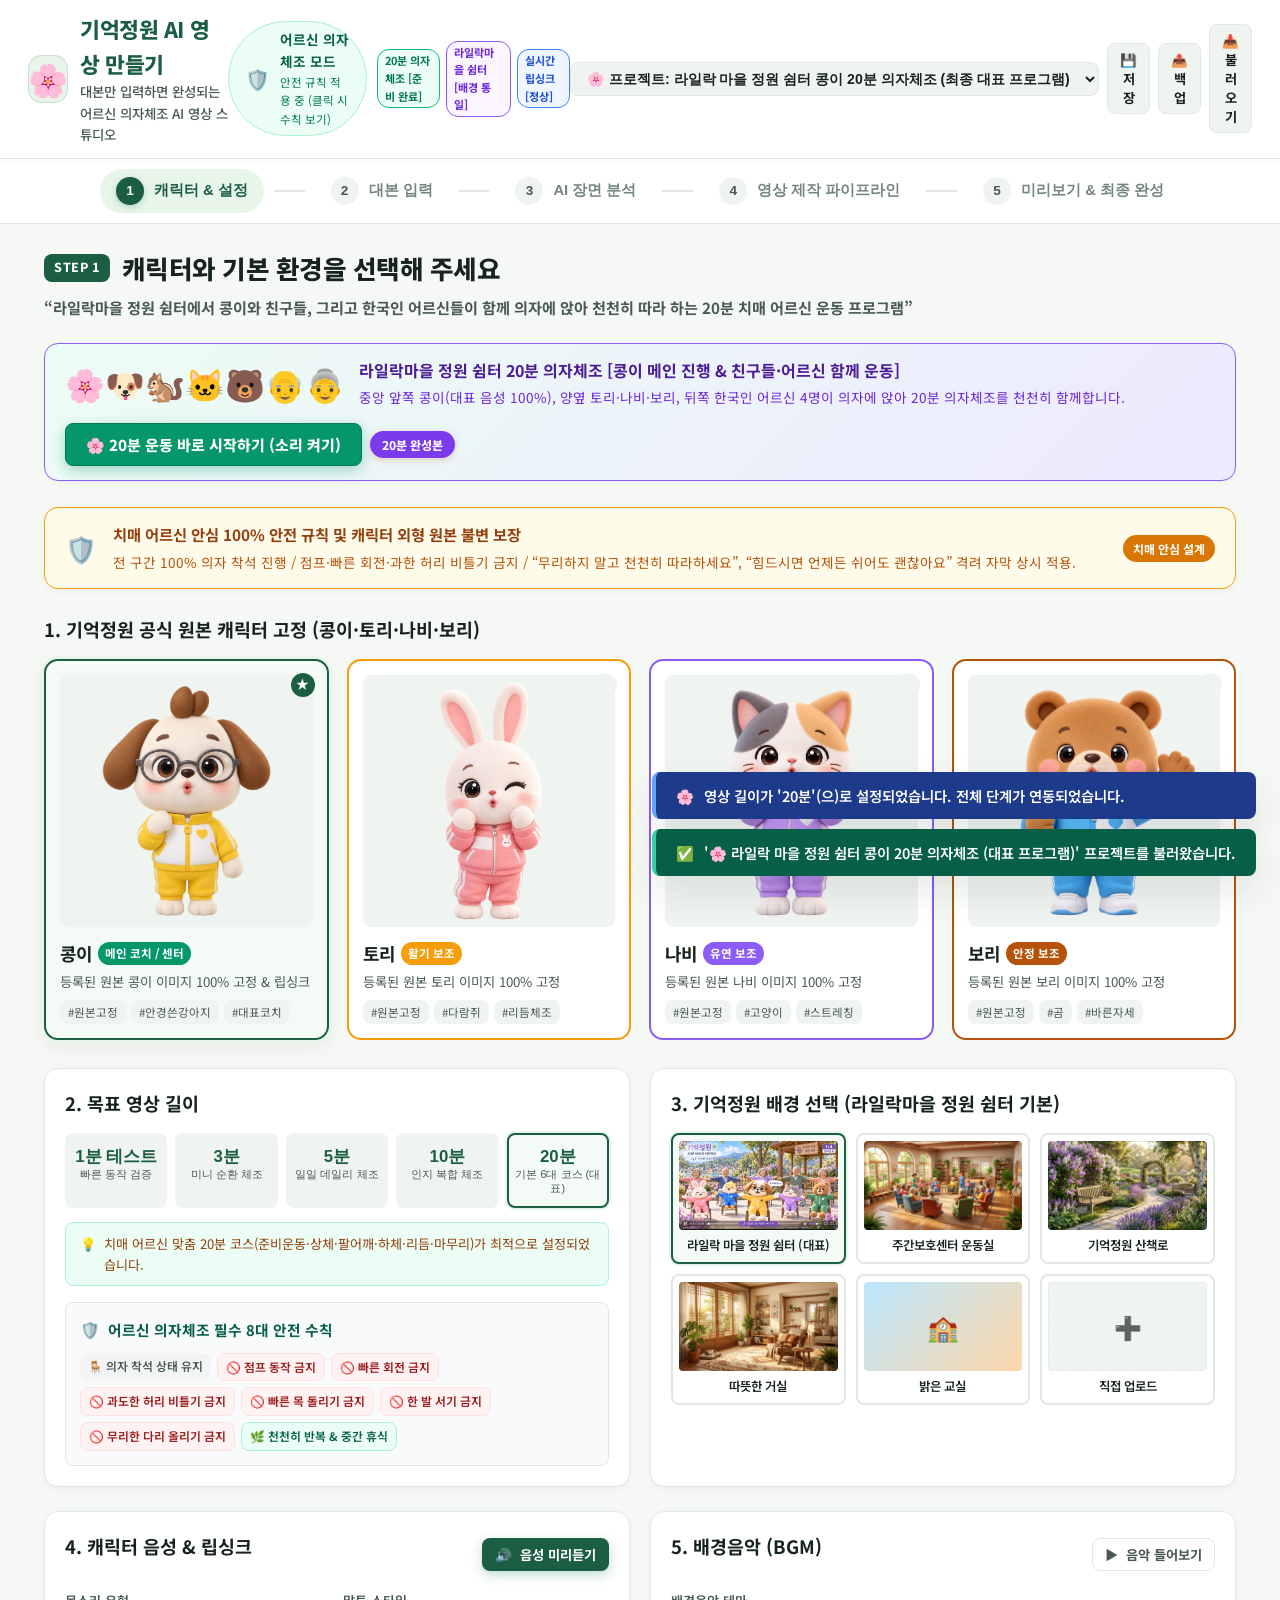
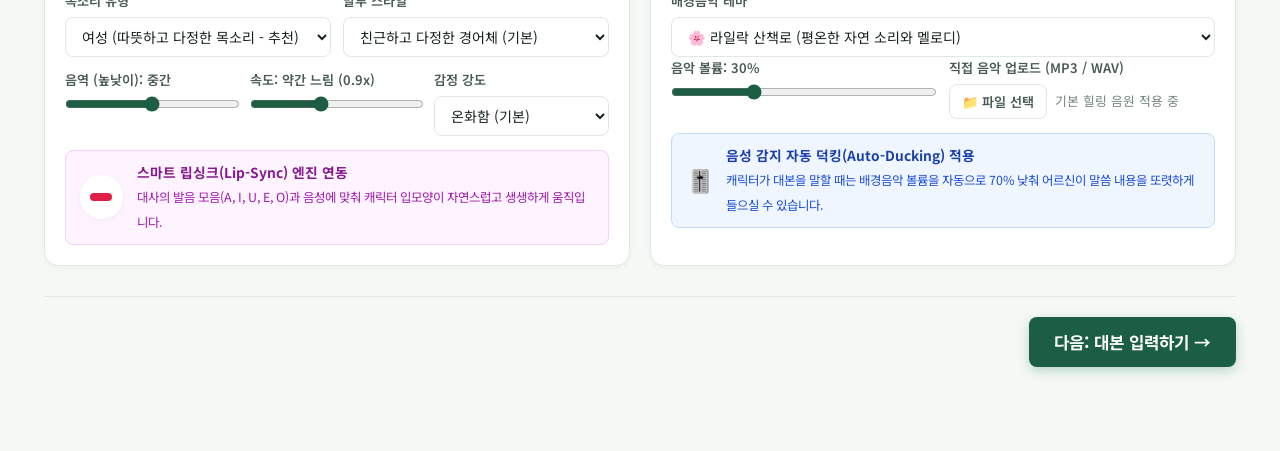
<file: index.html>
<!DOCTYPE html>
<html lang="ko">
<head>
  <meta charset="UTF-8">
  <meta name="viewport" content="width=device-width, initial-scale=1.0">
  <title>기억정원 AI 영상 만들기 | 대본 기반 어르신 의자체조 영상 제작 스튜디오</title>
  <meta name="description" content="사용자가 대본만 입력하면 자동으로 장면을 분석하고, 캐릭터 영상과 음성을 생성해 어르신 의자체조 영상을 완성하는 웹 기반 AI 영상 제작 플랫폼">
  <link rel="preconnect" href="https://fonts.googleapis.com">
  <link rel="preconnect" href="https://fonts.gstatic.com" crossorigin>
  <link href="https://fonts.googleapis.com/css2?family=Pretendard:wght@400;500;600;700;800&family=Noto+Sans+KR:wght@400;500;700;900&display=swap" rel="stylesheet">
  <link rel="stylesheet" href="style.css">
</head>
<body>
  <!-- Global App Header -->
  <header class="app-header">
    <div class="header-left">
      <div class="brand-badge">
        <span class="brand-icon">🌸</span>
        <div class="brand-texts">
          <h1 class="brand-title">기억정원 AI 영상 만들기</h1>
          <p class="brand-slogan">대본만 입력하면 완성되는 어르신 의자체조 AI 영상 스튜디오</p>
        </div>
      </div>
    </div>

    <div class="header-center">
      <div class="safety-mode-badge" id="safetyModeBadge" title="어르신 의자체조 안전 규칙이 활성화되어 있습니다">
        <span class="shield-icon">🛡️</span>
        <div class="safety-text-group">
          <span class="mode-label">어르신 의자체조 모드</span>
          <span class="mode-status">안전 규칙 적용 중 (클릭 시 수칙 보기)</span>
        </div>
      </div>
      <!-- Feature Status Indicators (요구사항 15: 테스트 모드 명확 표시) -->
      <div class="feature-status-group" style="display: flex; gap: 6px; align-items: center; margin-left: 10px;">
        <span class="badge-status-ready" id="headerDurationBadge" style="background: #ECFDF5; border: 1px solid #10B981; color: #047857; font-size: 11px; padding: 2px 7px; border-radius: 12px; font-weight: 700;">20분 의자체조 [준비 완료]</span>
        <span class="badge-status-ready" style="background: #FAF5FF; border: 1px solid #8B5CF6; color: #6D28D9; font-size: 11px; padding: 2px 7px; border-radius: 12px; font-weight: 700;">라일락마을 쉼터 [배경 통일]</span>
        <span class="badge-status-ready" style="background: #EFF6FF; border: 1px solid #3B82F6; color: #1D4ED8; font-size: 11px; padding: 2px 7px; border-radius: 12px; font-weight: 700;">실시간 립싱크 [정상]</span>
      </div>
    </div>

    <div class="header-right">
      <div class="project-manager">
        <label for="projectSelector" class="sr-only">프로젝트 선택</label>
        <select id="projectSelector" class="project-dropdown">
          <option value="preset_lilac_20min" selected>🌸 프로젝트: 라일락 마을 정원 쉼터 콩이 20분 의자체조 (최종 대표 프로그램)</option>
          <option value="preset_lilac_rhythm">🌸 프로젝트: 라일락 마을 쉼터 콩이 리듬체조 (신규 대표 단체 장면)</option>
          <option value="preset_senior_20min">🌟 프로젝트: 콩이 20분 의자체조 (확장 마스터 - 6대 코스)</option>
          <option value="preset_mini_3min">🌸 프로젝트: 콩이 3분 미니 의자체조</option>
          <option value="preset_senior_test">📂 프로젝트: 콩이 1분 의자체조 (테스트 영상)</option>
          <option value="preset_kongi">📂 프로젝트: 콩이 5분 의자체조 (4인 팀)</option>
          <option value="preset_tori">📂 프로젝트: 토리 10분 인지 건강체조</option>
          <option value="preset_nabi">📂 프로젝트: 나비 유연성 스트레칭</option>
          <option value="preset_bori">📂 프로젝트: 보리 바른자세 척추체조</option>
          <option value="custom">📂 내 프로젝트 (새로 만들기)</option>
        </select>
        <button id="btnSaveProject" class="btn btn-secondary btn-sm" title="현재 프로젝트 저장">
          <span>💾 저장</span>
        </button>
        <button id="btnExportJson" class="btn btn-secondary btn-sm" title="프로젝트 파일 내보내기">
          <span>📤 백업</span>
        </button>
        <button id="btnImportJson" class="btn btn-secondary btn-sm" title="프로젝트 파일 불러오기">
          <span>📥 불러오기</span>
        </button>
        <input type="file" id="fileImportProject" accept=".json" style="display: none;">
      </div>
    </div>
  </header>

  <!-- Navigation / Step Indicator -->
  <nav class="step-nav" aria-label="제작 단계">
    <div class="step-container">
      <button class="step-tab active" data-step="1">
        <span class="step-number">1</span>
        <span class="step-label">캐릭터 & 설정</span>
      </button>
      <div class="step-connector"></div>
      <button class="step-tab" data-step="2">
        <span class="step-number">2</span>
        <span class="step-label">대본 입력</span>
      </button>
      <div class="step-connector"></div>
      <button class="step-tab" data-step="3">
        <span class="step-number">3</span>
        <span class="step-label">AI 장면 분석</span>
      </button>
      <div class="step-connector"></div>
      <button class="step-tab" data-step="4">
        <span class="step-number">4</span>
        <span class="step-label">영상 제작 파이프라인</span>
      </button>
      <div class="step-connector"></div>
      <button class="step-tab" data-step="5">
        <span class="step-number">5</span>
        <span class="step-label">미리보기 & 최종 완성</span>
      </button>
    </div>
  </nav>

  <!-- Main Workspace Container -->
  <main class="main-content">
    
    <!-- STEP 1: 캐릭터 & 기본 설정 -->
    <section id="step1" class="step-panel active">
      <div class="panel-header">
        <div class="panel-title-wrap">
          <span class="step-badge">STEP 1</span>
          <h2>캐릭터와 기본 환경을 선택해 주세요</h2>
        </div>
        <p class="panel-desc" id="step1Desc"><strong>“라일락마을 정원 쉼터에서 콩이와 친구들, 그리고 한국인 어르신들이 함께 의자에 앉아 천천히 따라 하는 20분 치매 어르신 운동 프로그램”</strong></p>
      </div>

      <!-- 20-Minute Senior Chair Exercise Program Master Banner with One-Click Start -->
      <div class="together-mode-banner" style="background: linear-gradient(135deg, #ECFDF5 0%, #EDE9FE 100%); border-color: #8B5CF6; display: flex; align-items: center; justify-content: space-between; flex-wrap: wrap; gap: 14px;">
        <div style="display: flex; align-items: center; gap: 14px;">
          <div class="together-icon" style="font-size: 32px;">🌸🐶🐿️🐱🐻👴👵</div>
          <div class="together-info">
            <strong id="togetherBannerTitle" style="color: #4C1D95; font-size: 16px;">라일락마을 정원 쉼터 20분 의자체조 [콩이 메인 진행 & 친구들·어르신 함께 운동]</strong>
            <span id="togetherBannerDesc" style="color: #6D28D9; display: block; margin-top: 3px;">중앙 앞쪽 콩이(대표 음성 100%), 양옆 토리·나비·보리, 뒤쪽 한국인 어르신 4명이 의자에 앉아 6대 코스 20분 의자체조를 천천히 함께합니다.</span>
          </div>
        </div>
        <div style="display: flex; gap: 8px; align-items: center;">
          <button class="btn btn-primary btn-lg" id="btnQuickStartTop" onclick="app.startExerciseNow()" style="background: #059669; border-color: #047857; font-weight: 800; font-size: 15px; padding: 10px 20px; box-shadow: 0 4px 14px rgba(5,150,105,0.35);">
            <span id="btnQuickStartTopText">🌸 20분 운동 바로 시작하기 (소리 켜기)</span>
          </button>
          <div class="together-status-badge" id="togetherStatusBadge" style="background: #7C3AED;">20분 완성본</div>
        </div>
      </div>

      <!-- Character Consistency & Dementia Senior Safety Guarantee Banner -->
      <div class="consistency-guarantee-banner" style="border-color: #F59E0B; background: #FFFBEB;">
        <div class="consistency-icon">🛡️</div>
        <div class="consistency-info">
          <strong style="color: #92400E;">치매 어르신 안심 100% 안전 규칙 및 캐릭터 외형 원본 불변 보장</strong>
          <span style="color: #B45309;">전 구간 100% 의자 착석 진행 / 점프·빠른 회전·과한 허리 비틀기 금지 / “무리하지 말고 천천히 따라하세요”, “힘드시면 언제든 쉬어도 괜찮아요” 격려 자막 상시 적용.</span>
        </div>
        <div class="consistency-tag" style="background: #D97706;">치매 안심 설계</div>
      </div>

      <!-- 8-Member Team Role Introduction Grid -->
      <div class="section-block">
        <h3 class="section-title">1. 기억정원 공식 원본 캐릭터 고정 (콩이·토리·나비·보리)</h3>
        <div class="character-grid" id="characterGrid">
          <!-- 콩이 (메인 코치) -->
          <div class="character-card active" data-char="kongi">
            <div class="card-radio-mark">★</div>
            <div class="char-thumb-wrap">
              <img src="assets/characters/kongi.png" alt="원본 콩이" class="char-thumb" id="thumb-kongi" onerror="this.onerror=null; this.parentElement.innerHTML='<div class=\'char-img-error\'>⚠️ 원본 캐릭터 이미지를 찾을 수 없습니다.</div>';">
            </div>
            <div class="char-details">
              <div class="char-name">콩이 <span class="char-badge" style="background:#059669; color:#fff;">메인 코치 / 센터</span></div>
              <p class="char-role">등록된 원본 콩이 이미지 100% 고정 & 립싱크</p>
              <div class="char-tags">
                <span class="tag">#원본고정</span>
                <span class="tag">#안경쓴강아지</span>
                <span class="tag">#대표코치</span>
              </div>
            </div>
          </div>

          <!-- 토리 (활기 다람쥐) -->
          <div class="character-card active" data-char="tori" style="border-color:#F59E0B;">
            <div class="card-radio-mark">✓</div>
            <div class="char-thumb-wrap">
              <img src="assets/characters/tori.png" alt="원본 토리" class="char-thumb" id="thumb-tori" onerror="this.onerror=null; this.parentElement.innerHTML='<div class=\'char-img-error\'>⚠️ 원본 캐릭터 이미지를 찾을 수 없습니다.</div>';">
            </div>
            <div class="char-details">
              <div class="char-name">토리 <span class="char-badge" style="background:#F59E0B; color:#fff;">활기 보조</span></div>
              <p class="char-role">등록된 원본 토리 이미지 100% 고정</p>
              <div class="char-tags">
                <span class="tag">#원본고정</span>
                <span class="tag">#다람쥐</span>
                <span class="tag">#리듬체조</span>
              </div>
            </div>
          </div>

          <!-- 나비 (차분 고양이) -->
          <div class="character-card active" data-char="nabi" style="border-color:#8B5CF6;">
            <div class="card-radio-mark">✓</div>
            <div class="char-thumb-wrap">
              <img src="assets/characters/nabi.png" alt="원본 나비" class="char-thumb" id="thumb-nabi" onerror="this.onerror=null; this.parentElement.innerHTML='<div class=\'char-img-error\'>⚠️ 원본 캐릭터 이미지를 찾을 수 없습니다.</div>';">
            </div>
            <div class="char-details">
              <div class="char-name">나비 <span class="char-badge" style="background:#8B5CF6; color:#fff;">유연 보조</span></div>
              <p class="char-role">등록된 원본 나비 이미지 100% 고정</p>
              <div class="char-tags">
                <span class="tag">#원본고정</span>
                <span class="tag">#고양이</span>
                <span class="tag">#스트레칭</span>
              </div>
            </div>
          </div>

          <!-- 보리 (안정 곰) -->
          <div class="character-card active" data-char="bori" data-alias="gomi" style="border-color:#B45309;">
            <div class="card-radio-mark">✓</div>
            <div class="char-thumb-wrap">
              <img src="assets/characters/bori.png" alt="원본 보리" class="char-thumb" id="thumb-bori" onerror="this.onerror=null; this.parentElement.innerHTML='<div class=\'char-img-error\'>⚠️ 원본 캐릭터 이미지를 찾을 수 없습니다.</div>';">
            </div>
            <div class="char-details">
              <div class="char-name">보리 <span class="char-badge" style="background:#B45309; color:#fff;">안정 보조</span></div>
              <p class="char-role">등록된 원본 보리 이미지 100% 고정</p>
              <div class="char-tags">
                <span class="tag">#원본고정</span>
                <span class="tag">#곰</span>
                <span class="tag">#바른자세</span>
              </div>
            </div>
          </div>
        </div>
      </div>

      <!-- Settings Grid: Duration & Background & Voice & BGM -->
      <div class="settings-two-col">
        
        <!-- Left: Target Duration & Senior Chair Safety Rules -->
        <div class="settings-card">
          <h3 class="section-title">2. 목표 영상 길이</h3>
          <div class="duration-selector" id="durationSelector">
            <button class="duration-btn" data-sec="60">
              <span class="duration-time">1분 테스트</span>
              <span class="duration-sub">빠른 동작 검증</span>
            </button>
            <button class="duration-btn" data-sec="180">
              <span class="duration-time">3분</span>
              <span class="duration-sub">미니 순환 체조</span>
            </button>
            <button class="duration-btn" data-sec="300">
              <span class="duration-time">5분</span>
              <span class="duration-sub">일일 데일리 체조</span>
            </button>
            <button class="duration-btn" data-sec="600">
              <span class="duration-time">10분</span>
              <span class="duration-sub">인지 복합 체조</span>
            </button>
            <button class="duration-btn active" data-sec="1200">
              <span class="duration-time">20분</span>
              <span class="duration-sub">기본 6대 코스 (대표)</span>
            </button>
          </div>

          <div class="duration-smart-balance-info" id="durationBalanceNotice">
            <span class="info-icon">💡</span>
            <span id="durationNoticeText">치매 어르신 맞춤 20분 6대 코스(준비운동·상체·팔어깨·하체·리듬·마무리)가 최적으로 설정되었습니다.</span>
          </div>

          <!-- Senior Safety Rules Box -->
          <div class="safety-rules-box">
            <div class="safety-header">
              <span class="shield-mini">🛡️</span>
              <h4>어르신 의자체조 필수 8대 안전 수칙</h4>
            </div>
            <div class="safety-badge-list">
              <span class="rule-badge">🪑 의자 착석 상태 유지</span>
              <span class="rule-badge danger">🚫 점프 동작 금지</span>
              <span class="rule-badge danger">🚫 빠른 회전 금지</span>
              <span class="rule-badge danger">🚫 과도한 허리 비틀기 금지</span>
              <span class="rule-badge danger">🚫 빠른 목 돌리기 금지</span>
              <span class="rule-badge danger">🚫 한 발 서기 금지</span>
              <span class="rule-badge danger">🚫 무리한 다리 올리기 금지</span>
              <span class="rule-badge success">🌿 천천히 반복 & 중간 휴식</span>
            </div>
          </div>
        </div>

        <!-- Right: Background Selection -->
        <div class="settings-card">
          <h3 class="section-title">3. 기억정원 배경 선택 (라일락마을 정원 쉼터 기본)</h3>
          <div class="bg-selector-grid" id="bgSelectorGrid">
            <div class="bg-option active" data-bg="bg_lilac">
              <div class="bg-thumb" style="background-image: url('assets/scene_lilac_1_prep.jpg')"></div>
              <span class="bg-name">라일락 마을 정원 쉼터 (대표)</span>
            </div>
            <div class="bg-option" data-bg="bg_daycare">
              <div class="bg-thumb" style="background-image: url('assets/bg_daycare.jpg')"></div>
              <span class="bg-name">주간보호센터 운동실</span>
            </div>
            <div class="bg-option" data-bg="bg_garden">
              <div class="bg-thumb" style="background-image: url('assets/bg_garden.jpg')"></div>
              <span class="bg-name">기억정원 산책로</span>
            </div>
            <div class="bg-option" data-bg="bg_livingroom">
              <div class="bg-thumb" style="background-image: url('assets/bg_livingroom.jpg')"></div>
              <span class="bg-name">따뜻한 거실</span>
            </div>
            <div class="bg-option" data-bg="bg_classroom">
              <div class="bg-thumb bg-gradient-class">
                <span class="bg-emoji">🏫</span>
              </div>
              <span class="bg-name">밝은 교실</span>
            </div>
            <div class="bg-option upload-bg" id="bgUploadOption">
              <div class="bg-thumb upload-thumb">
                <span>➕</span>
              </div>
              <span class="bg-name">직접 업로드</span>
              <input type="file" id="bgImageInput" accept="image/*" style="display:none;">
            </div>
          </div>
        </div>

      </div>

      <!-- Settings Grid: Voice & Lip-sync & BGM -->
      <div class="settings-two-col">
        
        <!-- Voice & Lip-sync Settings -->
        <div class="settings-card">
          <div class="card-head-with-action">
            <h3 class="section-title">4. 캐릭터 음성 & 립싱크</h3>
            <button id="btnVoicePreview" class="btn btn-primary btn-sm">
              <span class="icon">🔊</span>
              <span>음성 미리듣기</span>
            </button>
          </div>

          <div class="form-row-2">
            <div class="form-group">
              <label for="voiceGender">목소리 유형</label>
              <select id="voiceGender" class="form-select">
                <option value="female_warm">여성 (따뜻하고 다정한 목소리 - 추천)</option>
                <option value="male_gentle">남성 (차분하고 신뢰감 있는 목소리)</option>
                <option value="grandma_friendly">포근한 할머니 선생님 목소리</option>
                <option value="child_cute">친손주처럼 귀여운 목소리</option>
              </select>
            </div>
            <div class="form-group">
              <label for="voiceTone">말투 스타일</label>
              <select id="voiceTone" class="form-select">
                <option value="friendly">친근하고 다정한 경어체 (기본)</option>
                <option value="clear">또렷하고 낭랑한 체조 지도체</option>
                <option value="calm">차분하고 편안한 이완 명상체</option>
              </select>
            </div>
          </div>

          <div class="form-row-3">
            <div class="form-group">
              <label for="voicePitch">음역 (높낮이): <span id="pitchVal">중간</span></label>
              <input type="range" id="voicePitch" min="0.7" max="1.3" step="0.1" value="1.0" class="form-range">
            </div>
            <div class="form-group">
              <label for="voiceSpeed">속도: <span id="speedVal">약간 느림 (0.9x)</span></label>
              <input type="range" id="voiceSpeed" min="0.7" max="1.2" step="0.05" value="0.9" class="form-range">
            </div>
            <div class="form-group">
              <label for="voiceEmotion">감정 강도</label>
              <select id="voiceEmotion" class="form-select">
                <option value="warm">온화함 (기본)</option>
                <option value="cheerful">활기참</option>
                <option value="encouraging">격려와 칭찬</option>
              </select>
            </div>
          </div>

          <!-- Lip-Sync Preview Indicator -->
          <div class="lipsync-preview-box">
            <div class="lipsync-visual">
              <div class="mouth-shape" id="mouthPreviewShape"></div>
            </div>
            <div class="lipsync-info">
              <strong>스마트 립싱크(Lip-Sync) 엔진 연동</strong>
              <span>대사의 발음 모음(A, I, U, E, O)과 음성에 맞춰 캐릭터 입모양이 자연스럽고 생생하게 움직입니다.</span>
            </div>
          </div>
        </div>

        <!-- Background Music (BGM) & Auto-Ducking -->
        <div class="settings-card">
          <div class="card-head-with-action">
            <h3 class="section-title">5. 배경음악 (BGM)</h3>
            <button id="btnToggleBgmPlay" class="btn btn-outline btn-sm">
              <span id="bgmPlayIcon">▶</span>
              <span id="bgmPlayLabel">음악 들어보기</span>
            </button>
          </div>

          <div class="form-group">
            <label for="bgmSelect">배경음악 테마</label>
            <select id="bgmSelect" class="form-select">
              <option value="spring_garden">🌿 봄날의 기억정원 (평온하고 따뜻한 피아노)</option>
              <option value="silver_rhythm">☀️ 경쾌한 실버 체조 (리드미컬 어르신 박자)</option>
              <option value="lilac_walk">🌸 라일락 산책로 (평온한 자연 소리와 멜로디)</option>
              <option value="none">🔇 배경음악 없음 (목소리만)</option>
            </select>
          </div>

          <div class="form-row-2">
            <div class="form-group">
              <label for="bgmVolume">음악 볼륨: <span id="bgmVolVal">30%</span></label>
              <input type="range" id="bgmVolume" min="0" max="100" value="30" class="form-range">
            </div>
            <div class="form-group">
              <label>직접 음악 업로드 (MP3 / WAV)</label>
              <div class="file-upload-inline">
                <label for="bgmFileInput" class="btn btn-outline btn-sm upload-trigger-btn">
                  <span>📁 파일 선택</span>
                </label>
                <input type="file" id="bgmFileInput" accept=".mp3,.wav" style="display:none;">
                <span id="bgmFileName" class="file-chosen-text">기본 힐링 음원 적용 중</span>
              </div>
            </div>
          </div>

          <!-- Auto-Ducking Info Box -->
          <div class="auto-ducking-banner">
            <span class="duck-icon">🎚️</span>
            <div class="duck-text">
              <strong>음성 감지 자동 덕킹(Auto-Ducking) 적용</strong>
              <span>캐릭터가 대본을 말할 때는 배경음악 볼륨을 자동으로 70% 낮춰 어르신이 말씀 내용을 또렷하게 들으실 수 있습니다.</span>
            </div>
          </div>
        </div>

      </div>

      <div class="panel-footer-actions">
        <button class="btn btn-primary btn-lg" onclick="app.goToStep(2)">
          <span>다음: 대본 입력하기 →</span>
        </button>
      </div>
    </section>

    <!-- STEP 2: 대본 입력창 -->
    <section id="step2" class="step-panel">
      <div class="panel-header">
        <div class="panel-title-wrap">
          <span class="step-badge">STEP 2</span>
          <h2>영상 대본을 입력해 주세요</h2>
        </div>
        <p class="panel-desc">복잡한 편집 지식 없이, 어르신들에게 들려드릴 말씀이나 체조 구령을 자유롭게 입력해 주세요.</p>
      </div>

      <!-- Script Presets Quick Buttons -->
      <div class="script-presets-bar">
        <span class="presets-label">⚡ 추천 예시 대본:</span>
        <button class="btn btn-chip" id="btnPresetLilac20Min" style="background:#7C3AED; color:#fff; font-weight:700;">🌸 라일락 마을 쉼터 20분 의자체조 (대표 프로그램)</button>
        <button class="btn btn-chip" id="btnPresetLilacRhythm" style="background:#059669; color:#fff; font-weight:700;">🌸 라일락 마을 쉼터 리듬체조</button>
        <button class="btn btn-chip" id="btnPresetTest1Min">🌸 1분 테스트 체조</button>
        <button class="btn btn-chip" id="btnPreset20Min">🌟 기억정원 20분 체조 (확장 코스)</button>
        <button class="btn btn-chip" id="btnPreset1">🐶 4인 친구들 의자체조</button>
      </div>

      <!-- Big Script Textarea Box -->
      <div class="script-editor-card">
        <div class="editor-header">
          <span class="editor-title">📝 대본 입력창 (콩이 대표 음성)</span>
          <div class="script-stats">
            <span id="charCount">총 0자</span>
            <span class="stat-divider">|</span>
            <span id="estDuration">예상 소요 시간: 약 20분</span>
            <span class="stat-divider">|</span>
            <span id="estSceneCount">예상 장면: 6개 코스</span>
          </div>
        </div>

        <textarea 
          id="scriptInput" 
          class="script-textarea" 
          rows="9" 
          placeholder="이곳에 대본을 입력해 주세요. 줄바꿈이나 마침표를 기준으로 AI가 20분 6대 코스 장면으로 똑똑하게 나누어 드립니다.
예시:
어르신들 안녕하세요! 라일락 향기 가득한 정원 쉼터에서 함께하는 20분 의자체조 시간이에요.
의자에 편안히 앉아 코로 맑은 숨을 들이마시고 입으로 천천히 내쉬어 보세요.
양손을 천천히 위로 올려볼게요. 시원하게 기지개를 켜보세요."></textarea>

        <div class="editor-footer">
          <div class="script-tip">
            <span>💡 <strong>어르신 안심 팁:</strong> 동작 하나당 약 8~16박 정도 여유 있게 반복하며, 과도한 회전이나 점프 없이 편안히 따라하실 수 있도록 구성됩니다.</span>
          </div>
          <div class="editor-actions">
            <button class="btn btn-secondary" id="btnClearScript">지우기</button>
            <button class="btn btn-analyze btn-glow" id="btnAnalyzeScript">
              <span class="sparkle">✨</span>
              <span>AI 20분 장면 분석하기</span>
            </button>
          </div>
        </div>
      </div>

      <div class="panel-footer-actions space-between">
        <button class="btn btn-outline" onclick="app.goToStep(1)">
          <span>← 이전: 기본 설정</span>
        </button>
        <button class="btn btn-primary" onclick="app.analyzeScriptAndProceed()">
          <span>AI 장면 분석 및 다음 단계 →</span>
        </button>
      </div>
    </section>

    <!-- STEP 3: AI 장면 자동 분리 & 카드 보드 -->
    <section id="step3" class="step-panel">
      <div class="panel-header">
        <div class="panel-title-wrap">
          <span class="step-badge">STEP 3</span>
          <h2>AI 장면 자동 분리 및 동작 매칭</h2>
        </div>
        <p class="panel-desc" id="step3PanelDesc">라일락마을 정원 쉼터 20분 의자체조 6대 코스에 맞춰 최적의 동작과 박자 순서를 완성했습니다.</p>
      </div>

      <!-- Scene Board Toolbar -->
      <div class="scene-board-toolbar">
        <div class="toolbar-left">
          <span class="total-scenes-badge" id="sceneCountBadge">총 6개 장면 코스</span>
          <span class="total-duration-badge" id="totalDurationBadge">총 소요 시간: 20분 (1,200초)</span>
          <span class="safety-applied-badge">🛡️ 라일락 쉼터 안전규칙 검증 완료</span>
        </div>
        <div class="toolbar-right">
          <button class="btn btn-secondary btn-sm" id="btnAddSafePause">
            <span>🌿 안전 휴식/호흡 장면 추가</span>
          </button>
          <button class="btn btn-secondary btn-sm" id="btnAddEmptyScene">
            <span>➕ 새 장면 추가</span>
          </button>
          <button class="btn btn-outline btn-sm" id="btnReanalyze">
            <span>🔄 대본 다시 분석</span>
          </button>
        </div>
      </div>

      <!-- Drag & Drop Scene Cards Grid -->
      <div class="scene-cards-container" id="sceneCardsContainer">
        <!-- Rendered dynamically by JavaScript -->
      </div>

      <!-- Scene Edit Modal -->
      <div class="modal-backdrop hidden" id="sceneEditModal">
        <div class="modal-card">
          <div class="modal-header">
            <h3 id="editModalTitle">장면 수정</h3>
            <button class="btn-close" id="btnCloseEditModal">&times;</button>
          </div>
          <div class="modal-body">
            <div class="form-group">
              <label for="editSceneScript">대본 내용</label>
              <textarea id="editSceneScript" class="form-textarea" rows="3"></textarea>
            </div>
            <div class="form-row-2">
              <div class="form-group">
                <label for="editSceneAction">캐릭터 체조 동작</label>
                <select id="editSceneAction" class="form-select">
                  <option value="wave">👋 손 흔들며 인사하기</option>
                  <option value="rhythm_bounce">✊ 양손 가볍게 쥐고 리듬 타기</option>
                  <option value="arms_up">🙆 양팔 위로 올리기 (기지개)</option>
                  <option value="arms_side">👐 양팔 옆으로 벌리기 (가슴 펴기)</option>
                  <option value="shoulder_shrug">🤷 어깨 올렸다 내리기</option>
                  <option value="knee_lift">🦵 무릎 번갈아 들기 (의자 착석)</option>
                  <option value="deep_breath">🌬️ 팔을 천천히 올리며 호흡하기</option>
                  <option value="clap">👏 신나게 박수치기</option>
                  <option value="nod_smile">😊 웃으며 고개 끄덕이기</option>
                  <option value="wrist_shake">🖐️ 손목 발목 부드럽게 털기</option>
                  <option value="safe_rest">🌿 바른 자세로 잠시 호흡 고르기</option>
                </select>
              </div>
              <div class="form-group">
                <label for="editSceneDuration">예상 시간 (초)</label>
                <input type="number" id="editSceneDuration" class="form-input" min="3" max="60" value="8">
              </div>
            </div>
            <div class="form-group">
              <label for="editSceneBg">장면 배경</label>
              <select id="editSceneBg" class="form-select">
                <option value="bg_daycare">주간보호센터 운동실</option>
                <option value="bg_garden">기억정원 산책로</option>
                <option value="bg_livingroom">따뜻한 거실</option>
                <option value="bg_lilac">라일락 마을 정원 쉼터</option>
                <option value="bg_classroom">밝은 교실</option>
              </select>
            </div>
          </div>
          <div class="modal-footer">
            <button class="btn btn-secondary" id="btnCancelEdit">취소</button>
            <button class="btn btn-primary" id="btnSaveEdit">저장하기</button>
          </div>
        </div>
      </div>

      <div class="panel-footer-actions space-between">
        <button class="btn btn-outline" onclick="app.goToStep(2)">
          <span>← 이전: 대본 수정</span>
        </button>
        <button class="btn btn-primary btn-lg" onclick="app.goToStep(4)">
          <span>다음: 영상 제작하기 →</span>
        </button>
      </div>
    </section>

    <!-- STEP 4: 영상 제작 파이프라인 (테스트 영상 & 전체 렌더링 & 오류 처리) -->
    <section id="step4" class="step-panel">
      <div class="panel-header">
        <div class="panel-title-wrap">
          <span class="step-badge">STEP 4</span>
          <h2>AI 영상 제작 파이프라인 (제작 및 관리자 진단)</h2>
        </div>
        <p class="panel-desc" id="step4PanelDesc">라일락마을 정원 쉼터 20분 의자체조 전체 렌더링 전 사운드, 립싱크 및 캐릭터 모션을 사전 검증합니다.</p>
      </div>

      <!-- Requirement 11: Sound and Video Status Monitor (Admin / Production Screen Only) -->
      <div class="sound-status-card" id="soundStatusCard" style="background: #F8FAFC; border: 1.5px solid #CBD5E1; border-radius: 12px; padding: 14px 18px; margin-bottom: 16px;">
        <div style="display: flex; align-items: center; justify-content: space-between; flex-wrap: wrap; gap: 8px; margin-bottom: 10px;">
          <div style="display: flex; align-items: center; gap: 8px;">
            <span style="font-size: 16px;">🎛️</span>
            <strong style="color: #334155; font-size: 14px;">사운드 및 영상 상태 진단 (관리자·제작자 전용)</strong>
          </div>
          <span style="font-size: 12px; color: #64748B;">※ 일반 어르신 운동 화면(STEP 5)에는 노출되지 않습니다.</span>
        </div>
        <div style="display: flex; gap: 12px; flex-wrap: wrap; align-items: center;">
          <div class="sound-status-pill" style="display: flex; align-items: center; gap: 6px; background: #FFF; padding: 6px 12px; border-radius: 20px; border: 1px solid #E2E8F0; font-size: 13px;">
            <span style="font-weight: 600; color: #475569;">음성 테스트:</span>
            <span id="badgeVoiceStatus" style="font-weight: 700; color: #059669; background: #ECFDF5; padding: 2px 8px; border-radius: 10px;">정상</span>
          </div>
          <div class="sound-status-pill" style="display: flex; align-items: center; gap: 6px; background: #FFF; padding: 6px 12px; border-radius: 20px; border: 1px solid #E2E8F0; font-size: 13px;">
            <span style="font-weight: 600; color: #475569;">BGM 테스트:</span>
            <span id="badgeBgmStatus" style="font-weight: 700; color: #059669; background: #ECFDF5; padding: 2px 8px; border-radius: 10px;">정상</span>
          </div>
          <div class="sound-status-pill" style="display: flex; align-items: center; gap: 6px; background: #FFF; padding: 6px 12px; border-radius: 20px; border: 1px solid #E2E8F0; font-size: 13px;">
            <span style="font-weight: 600; color: #475569;">영상 테스트:</span>
            <span id="badgeVideoStatus" style="font-weight: 700; color: #059669; background: #ECFDF5; padding: 2px 8px; border-radius: 10px;">정상</span>
          </div>
          <button class="btn btn-secondary btn-xs" id="btnRunDiagnostics" onclick="app.runSystemDiagnostics()" style="margin-left: auto;">
            <span>🔄 전체 상태 재진단</span>
          </button>
        </div>
        <div id="soundDiagnosticNotice" style="margin-top: 8px; font-size: 12px; color: #059669; font-weight: 600;">
          ✓ 콩이 한국어 음성, BPM 92 힐링 BGM, 라일락 정원 쉼터 고해상도 단체 영상이 모두 정상 동작합니다.
        </div>
      </div>

      <!-- Test Video First Step Card -->
      <div class="test-video-card" id="testVideoCard">
        <div class="test-icon-badge">🎬</div>
        <div class="test-info">
          <h3 id="step4TestTitle">첫 장면 사전 검증 — 기억정원 20분 의자체조 (콩이 메인 & 친구들·어르신 단체)</h3>
          <p id="step4TestDesc"><strong>[라일락 쉼터 20분 6대 코스]</strong> 중앙 앞쪽 <strong>콩이(대표 음성 100% & 6대 립싱크)</strong>와 <strong>토리·나비·보리 및 어르신 4명</strong>이 의자에 앉아 6대 코스(준비운동 3분, 상체 4분, 팔어깨 4분, 하체 3분, 리듬 4분, 마무리 2분)를 진행합니다.</p>
          <div class="test-status-text" id="testStatusText">상태: 기억정원 20분 의자체조 음성 및 첫 장면 영상 테스트 대기 중</div>
        </div>
        <div class="test-actions" style="display: flex; gap: 10px; flex-wrap: wrap;">
          <button class="btn btn-warning btn-lg" id="btnTestKongiVoice" style="background: #F59E0B; border-color: #D97706; color: #FFF; font-weight: 700;">
            <span>🔊 콩이 음성 테스트 (“안녕하세요 어르신! 콩이와 친구들이에요.”)</span>
          </button>
          <button class="btn btn-secondary btn-lg" id="btnRunTestScene">
            <span>🎬 라일락 쉼터 첫 장면 테스트 영상 시작 (6초)</span>
          </button>
        </div>
      </div>

      <!-- Test Video Quick Preview Modal or Area -->
      <div class="test-preview-box hidden" id="testPreviewBox">
        <div class="test-preview-header">
          <span class="tag tag-success" id="testPreviewBadge">✓ 라일락 쉼터 20분 의자체조 테스트 영상 준비 완료</span>
          <span class="test-preview-title">첫 장면: 콩이와 친구들 & 어르신 단체 인사 (라일락 마을 정원 쉼터 / 16:9 와이드)</span>
          <button class="btn btn-outline btn-xs" id="btnCloseTestBox">닫기</button>
        </div>
        <div class="test-preview-canvas-wrap">
          <canvas id="testCanvas" width="640" height="360"></canvas>
          <div class="test-preview-controls">
            <button class="btn btn-primary btn-sm" id="btnPlayTestCanvas">▶ 테스트 영상 다시 재생 (6초)</button>
            <span class="test-note">대본: “어르신들, 안녕하세요! 라일락 정원 쉼터 콩이와 친구들이에요. 무리하지 말고 천천히 따라하세요.”</span>
          </div>
        </div>

        <!-- Strict Character Consistency Verification Checklist -->
        <div class="char-consistency-checklist" style="margin-top: 14px; padding: 14px 18px; background: #F0FDF4; border: 1.5px solid #86EFAC; border-radius: 10px;">
          <h4 style="margin: 0 0 10px 0; color: #166534; font-size: 14px; display: flex; align-items: center; gap: 6px;">
            <span>🔒</span> <span id="checklistTitle">기억정원 20분 어르신 의자체조 프로그램 품질 검증 체크리스트</span>
          </h4>
          <div style="display: grid; grid-template-columns: repeat(auto-fit, minmax(220px, 1fr)); gap: 8px; font-size: 13px; color: #14532D;">
            <div><span style="color:#15803D; font-weight:bold;">✓</span> 콩이(노란 트레이닝복/안경 강아지) 화면 중앙 앞쪽 메인 강사 배치</div>
            <div><span style="color:#15803D; font-weight:bold;">✓</span> 토리(다람쥐), 나비(고양이), 보리(곰) 양옆 함께 배치 완료</div>
            <div><span style="color:#15803D; font-weight:bold;">✓</span> 한국인 어르신 4명 이상 뒤쪽 정자 쉼터 안 함께 의자 착석</div>
            <div><span style="color:#15803D; font-weight:bold;">✓</span> 라일락 마을 정원 쉼터 대표 배경 통일 (16:9 정면 고정)</div>
            <div id="checklistDurationItem"><span style="color:#15803D; font-weight:bold;">✓</span> 20분 6대 안전 의자체조 코스 구성 (총 1,200초 / 8~16박 반복)</div>
            <div><span style="color:#15803D; font-weight:bold;">✓</span> 전 구간 100% 의자 착석 (점프/빠른회전/허리비틀기 금지)</div>
            <div><span style="color:#15803D; font-weight:bold;">✓</span> “무리하지 말고 천천히 따라하세요” 안심 문구 표출</div>
            <div><span style="color:#15803D; font-weight:bold;">✓</span> “힘드시면 언제든 쉬어도 괜찮아요” 안심 문구 표출</div>
            <div><span style="color:#15803D; font-weight:bold;">✓</span> 실제 한국어 음성 트랙 연동 (콩이 발화 Volume 100% + BGM 자동 덕킹)</div>
            <div><span style="color:#15803D; font-weight:bold;">✓</span> 콩이 6대 모음(아·야·어·여·오·우·이·닫힘) 자연 립싱크</div>
          </div>
          <div style="margin-top: 14px; padding-top: 12px; border-top: 1px dashed #86EFAC; display: flex; align-items: center; justify-content: space-between; flex-wrap: wrap; gap: 10px;">
            <span style="font-size: 12px; color: #15803D; font-weight: 600;">※ 어르신 의자체조 구성이 확인되어야만 전체 영상 렌더링 파이프라인이 활성화됩니다.</span>
            <button class="btn btn-primary" id="btnApproveTestScene" style="background: #16A34A; border-color: #15803D;">
              <span>✓ 어르신 의자체조 및 음성 확인 완료 (다음 단계 언락)</span>
            </button>
          </div>
        </div>
      </div>

      <!-- Full Video Pipeline Progress Card -->
      <div class="pipeline-progress-card">
        <div class="pipeline-head">
          <div class="pipeline-title-group">
            <h3>전체 영상 렌더링 파이프라인</h3>
            <span class="pipeline-status-badge" id="pipelineStatusBadge">준비 중</span>
          </div>
          <div class="pipeline-stats-group">
            <span id="pipelineProgressCount">0 / 0 장면 완료</span>
            <span class="progress-percent" id="pipelineProgressPercent">0%</span>
          </div>
        </div>

        <!-- Progress Bar -->
        <div class="progress-track">
          <div class="progress-fill" id="pipelineProgressBar" style="width: 0%;"></div>
        </div>

        <!-- Live Terminal Log -->
        <div class="pipeline-log-box" id="pipelineLogBox">
          <div class="log-line info">🌸 기억정원 AI 영상 렌더링 시스템 대기 중...</div>
          <div class="log-line info">💡 [첫 장면 테스트]를 진행하시거나, 아래 [전체 영상 만들기] 버튼을 눌러주세요.</div>
        </div>

        <!-- Action Controls -->
        <div class="pipeline-actions">
          <button class="btn btn-primary btn-xl btn-glow" id="btnBuildFullVideo" disabled>
            <span class="sparkle">🚀</span>
            <span>전체 영상 만들기</span>
          </button>
          <button class="btn btn-outline btn-sm" id="btnSimulateError" title="개별 오류 처리 기능 테스트용">
            <span>⚙️ 장면 오류 시뮬레이션 토글</span>
          </button>
        </div>
      </div>

      <!-- Real-Time Scene Generation Status Table -->
      <div class="pipeline-scenes-table-wrap">
        <h4 class="table-title">장면별 생성 상태 모니터링</h4>
        <div class="scene-status-grid" id="pipelineSceneGrid">
          <!-- Rendered dynamically -->
        </div>
      </div>

      <div class="panel-footer-actions space-between">
        <button class="btn btn-outline" onclick="app.goToStep(3)">
          <span>← 이전: 장면 수정</span>
        </button>
        <button class="btn btn-primary" id="btnGoToPlayer" onclick="app.goToStep(5)" disabled>
          <span>완성된 영상 보러 가기 (미리보기) →</span>
        </button>
      </div>
    </section>

    <!-- STEP 5: 어르신 20분 의자체조 플레이어 & 최종 완성 -->
    <section id="step5" class="step-panel">
      <div class="panel-header">
        <div class="panel-title-wrap">
          <span class="step-badge">STEP 5</span>
          <h2 id="step5PlayerTitle">기억정원 20분 의자체조 플레이어</h2>
        </div>
        <p class="panel-desc" id="step5PanelDesc"><strong>“라일락마을 정원 쉼터에서 콩이와 친구들, 그리고 한국인 어르신들이 함께 의자에 앉아 천천히 따라 하는 20분 치매 어르신 운동 프로그램”</strong></p>
      </div>

      <!-- Main Senior-Friendly Cinema Layout -->
      <div class="senior-player-layout">
        
        <!-- 6-Course Exercise Chapter Quick Navigation Bar -->
        <div class="chapters-nav-bar" id="chaptersNavBar" style="display: flex; gap: 8px; overflow-x: auto; padding: 12px 16px; background: #F0FDF4; border: 1.5px solid #86EFAC; border-radius: 14px; margin-bottom: 14px; align-items: center;">
          <span id="chaptersBarTitle" style="font-weight: 800; color: #166534; font-size: 14px; white-space: nowrap;">⏱️ 기억정원 20분 6대 코스:</span>
          <button class="btn btn-sm btn-chapter active" id="btnChap1" onclick="app.jumpToChapter(1)" style="padding: 6px 14px; font-size: 13px; border-radius: 20px; background: #059669; color: #fff; font-weight: 700; border: none; cursor: pointer;">1단계: 준비운동 (3분)</button>
          <button class="btn btn-sm btn-chapter" id="btnChap2" onclick="app.jumpToChapter(2)" style="padding: 6px 14px; font-size: 13px; border-radius: 20px; background: #E2E8F0; color: #334155; font-weight: 600; border: none; cursor: pointer;">2단계: 상체운동 (4분)</button>
          <button class="btn btn-sm btn-chapter" id="btnChap3" onclick="app.jumpToChapter(3)" style="padding: 6px 14px; font-size: 13px; border-radius: 20px; background: #E2E8F0; color: #334155; font-weight: 600; border: none; cursor: pointer;">3단계: 팔·어깨 운동 (4분)</button>
          <button class="btn btn-sm btn-chapter" id="btnChap4" onclick="app.jumpToChapter(4)" style="padding: 6px 14px; font-size: 13px; border-radius: 20px; background: #E2E8F0; color: #334155; font-weight: 600; border: none; cursor: pointer;">4단계: 하체 운동 (3분)</button>
          <button class="btn btn-sm btn-chapter" id="btnChap5" onclick="app.jumpToChapter(5)" style="padding: 6px 14px; font-size: 13px; border-radius: 20px; background: #E2E8F0; color: #334155; font-weight: 600; border: none; cursor: pointer;">5단계: 리듬운동 (4분)</button>
          <button class="btn btn-sm btn-chapter" id="btnChap6" onclick="app.jumpToChapter(6)" style="padding: 6px 14px; font-size: 13px; border-radius: 20px; background: #E2E8F0; color: #334155; font-weight: 600; border: none; cursor: pointer;">6단계: 마무리 스트레칭 (2분)</button>
        </div>

        <!-- 16:9 High-Resolution Video Cinema Screen -->
        <div class="video-cinema-frame" style="box-shadow: 0 12px 36px rgba(0,0,0,0.18); border-radius: 16px; overflow: hidden; position: relative;">
          <canvas id="mainVideoCanvas" width="1280" height="720"></canvas>
          
          <!-- Video Overlay Top Brand Info -->
          <div class="video-overlay-top">
            <div class="overlay-brand">
              <span id="playerBrandTitle">🌸 기억정원 20분 의자체조</span>
            </div>
            <div class="overlay-scene-badge" id="overlaySceneBadge">
              1단계 : 콩이 인사와 준비호흡 (3분)
            </div>
          </div>

          <!-- Video Overlay Bottom Minimal Subtitle -->
          <div class="video-overlay-bottom">
            <div class="subtitle-box" id="overlaySubtitle">
              어르신들 안녕하세요! 라일락 향기 가득한 정원 쉼터에서 함께하는 20분 의자체조 시간이에요.
            </div>
            <div class="rhythm-pulse-dots" id="rhythmDots">
              <span class="dot"></span>
              <span class="dot"></span>
              <span class="dot"></span>
              <span class="dot"></span>
            </div>
          </div>

          <!-- Autoplay Unlock / Big Play Overlay Button -->
          <div class="canvas-play-overlay" id="canvasPlayOverlay" style="background: rgba(15, 23, 42, 0.65); backdrop-filter: blur(4px);">
            <div style="text-align: center; color: #FFF;">
              <button class="big-play-btn" id="btnBigPlay" style="width: 96px; height: 96px; font-size: 42px; background: #059669; border: 4px solid #FFF; box-shadow: 0 8px 30px rgba(5,150,105,0.6); margin-bottom: 14px;">▶</button>
              <div style="font-size: 20px; font-weight: 800; text-shadow: 0 2px 8px rgba(0,0,0,0.6);">🌸 운동 시작하기</div>
              <div style="font-size: 14px; color: #E2E8F0; margin-top: 4px;">(클릭 시 배경음악과 콩이 음성이 함께 시작됩니다)</div>
            </div>
          </div>
        </div>

        <!-- Senior Warm Encouragement Safety Banner -->
        <div class="senior-safety-live-banner" style="display: flex; align-items: center; justify-content: center; gap: 14px; background: #FEF2F2; border: 1.5px solid #FECACA; border-radius: 12px; padding: 12px 18px; margin-top: 14px; font-size: 16px; font-weight: 800; color: #991B1B;">
          <span>❤️ <strong>무리하지 말고 천천히 따라하세요</strong></span>
          <span style="color: #F87171;">|</span>
          <span>❤️ <strong>힘드시면 언제든 쉬어도 괜찮아요</strong></span>
        </div>

        <!-- Requirement 12: Simplified Senior Controls (운동 시작, 일시정지, 처음부터, 음량조절) -->
        <div class="senior-simple-controls-card" style="background: #FFFFFF; border: 1.5px solid #E2E8F0; border-radius: 16px; padding: 18px 24px; margin-top: 14px; box-shadow: 0 4px 20px rgba(0,0,0,0.06);">
          
          <!-- 20-Minute Timeline Slider -->
          <div class="timeline-seek-wrap" style="margin-bottom: 16px;">
            <input type="range" id="videoSeekBar" min="0" max="100" value="0" class="seek-slider" style="height: 10px; accent-color: #059669;">
            <div class="timeline-time-info" style="display: flex; justify-content: space-between; font-size: 15px; font-weight: 800; color: #1E293B; margin-top: 6px;">
              <div>진행 시간: <span id="currentTimeLabel" style="color: #059669;">00:00</span></div>
              <div id="currentActionDisplay" style="color: #475569; font-size: 14px; font-weight: 600;">동작: 손 흔들며 인사하기 (라일락 쉼터 단체)</div>
              <div>전체 프로그램: <span id="totalTimeLabel" style="color: #0F172A;">20:00</span></div>
            </div>
          </div>

          <!-- Big Simple Buttons for Seniors -->
          <div class="senior-buttons-row" style="display: flex; align-items: center; justify-content: space-between; flex-wrap: wrap; gap: 14px;">
            
            <div style="display: flex; gap: 10px; align-items: center; flex-wrap: wrap;">
              <!-- 1. 운동 시작 -->
              <button class="btn btn-senior-play" id="btnSeniorStart" onclick="app.startExerciseNow()" style="background: #059669; color: #FFF; border: none; font-size: 18px; font-weight: 800; padding: 14px 28px; border-radius: 30px; cursor: pointer; display: flex; align-items: center; gap: 8px; box-shadow: 0 4px 14px rgba(5,150,105,0.4);">
                <span>▶ 운동 시작</span>
              </button>

              <!-- 2. 일시정지 -->
              <button class="btn btn-senior-pause" id="btnSeniorPause" onclick="app.pausePlayback()" style="background: #D97706; color: #FFF; border: none; font-size: 18px; font-weight: 800; padding: 14px 24px; border-radius: 30px; cursor: pointer; display: flex; align-items: center; gap: 8px; box-shadow: 0 4px 14px rgba(217,119,6,0.35);">
                <span>⏸ 일시정지</span>
              </button>

              <!-- 3. 처음부터 -->
              <button class="btn btn-senior-rewind" id="btnSeniorRewind" onclick="app.rewindToStart()" style="background: #475569; color: #FFF; border: none; font-size: 18px; font-weight: 800; padding: 14px 24px; border-radius: 30px; cursor: pointer; display: flex; align-items: center; gap: 8px; box-shadow: 0 4px 14px rgba(71,85,105,0.3);">
                <span>⏮ 처음부터</span>
              </button>

              <!-- Hidden/Legacy compatibility buttons -->
              <button id="btnPlayPause" style="display: none;"></button>
              <button id="btnStop" style="display: none;"></button>
              <button id="btnPrevScene" style="display: none;"></button>
              <button id="btnNextScene" style="display: none;"></button>
            </div>

            <!-- 4. 음량조절 -->
            <div class="senior-volume-box" style="display: flex; align-items: center; gap: 10px; background: #F8FAFC; padding: 10px 18px; border-radius: 30px; border: 1.5px solid #CBD5E1;">
              <span class="vol-icon" id="volIcon" style="font-size: 22px;">🔊</span>
              <label for="masterVolume" style="font-weight: 800; font-size: 15px; color: #1E293B;">음량</label>
              <input type="range" id="masterVolume" min="0" max="100" value="80" class="vol-slider" style="width: 130px; accent-color: #059669;">
              <span id="masterVolVal" style="font-weight: 700; font-size: 14px; color: #059669; min-width: 38px;">80%</span>
            </div>

            <!-- Fullscreen -->
            <div>
              <button class="btn btn-outline btn-md" id="btnToggleFullscreen" style="border-radius: 20px; font-weight: 700; padding: 10px 16px;">
                <span>⛶ 전체화면</span>
              </button>
            </div>

          </div>
        </div>

        <!-- Requirement 12: Collapsible Administrator / Production Settings Drawer -->
        <details class="admin-collapsible-drawer" id="adminSettingsDrawer" style="margin-top: 24px; background: #F8FAFC; border: 1.5px solid #CBD5E1; border-radius: 14px; overflow: hidden;">
          <summary style="padding: 14px 20px; font-weight: 800; font-size: 14px; color: #475569; cursor: pointer; background: #F1F5F9; user-select: none;">
            ⚙️ 관리자 및 영상 제작 설정 (MP4 비디오 다운로드, 대본/자막 백업, 장면 세부 목록 열기)
          </summary>
          <div style="padding: 20px;">
            <div class="player-side-col" style="display: grid; grid-template-columns: repeat(auto-fit, minmax(300px, 1fr)); gap: 20px;">
              
              <!-- Final Video Export Card -->
              <div class="export-card" style="background: #FFF; padding: 18px; border-radius: 12px; border: 1px solid #E2E8F0;">
                <h3 class="export-title" style="font-size: 16px; margin-bottom: 6px;">🎬 최종 영상 파일 만들기</h3>
                <p class="export-desc" id="exportFinalDesc" style="font-size: 13px; color: #64748B; margin-bottom: 12px;">라일락마을 정원 쉼터 20분 의자체조 고화질 비디오를 생성하고 MP4 파일로 저장합니다.</p>
                
                <div class="export-specs" style="margin-bottom: 14px; font-size: 13px;">
                  <div class="spec-row" style="display: flex; justify-content: space-between; padding: 4px 0;"><span class="spec-k">화면 비율</span><span class="spec-v">16:9 와이드 정면 고정</span></div>
                  <div class="spec-row" style="display: flex; justify-content: space-between; padding: 4px 0;"><span class="spec-k">총 시간</span><span class="spec-v" id="exportSpecTotalTime">20:00 (1,200초)</span></div>
                  <div class="spec-row" style="display: flex; justify-content: space-between; padding: 4px 0;"><span class="spec-k">배경 및 단체</span><span class="spec-v text-emerald">라일락마을 정원 쉼터</span></div>
                  <div class="spec-row" style="display: flex; justify-content: space-between; padding: 4px 0;"><span class="spec-k">오디오 믹싱</span><span class="spec-v">콩이 보이스 100% + BGM 덕킹</span></div>
                </div>

                <button class="btn btn-primary btn-xl btn-block btn-glow" id="btnDownloadFinalVideo" style="font-weight: 800;">
                  <span>📥 20분 의자체조 영상 다운로드 (MP4)</span>
                </button>

                <div class="sub-export-actions" style="display: flex; gap: 8px; margin-top: 10px;">
                  <button class="btn btn-secondary btn-sm" id="btnDownloadSubtitles" style="flex: 1;">
                    <span>📄 자막 파일 (SRT)</span>
                  </button>
                  <button class="btn btn-secondary btn-sm" id="btnDownloadScriptDoc" style="flex: 1;">
                    <span>📋 체조 대본 (TXT)</span>
                  </button>
                </div>
              </div>

              <!-- Scene Quick Jump List -->
              <div class="scene-jump-list-card" style="background: #FFF; padding: 18px; border-radius: 12px; border: 1px solid #E2E8F0;">
                <h4 style="font-size: 15px; margin-bottom: 10px; color: #1E293B;">장면 상세 바로가기</h4>
                <div class="jump-list-container" id="jumpListContainer" style="max-height: 240px; overflow-y: auto;">
                  <!-- Rendered dynamically -->
                </div>
              </div>

            </div>
          </div>
        </details>

      </div>

      <div class="panel-footer-actions space-between" style="margin-top: 24px;">
        <button class="btn btn-outline" onclick="app.goToStep(4)">
          <span>← 이전: 영상 제작 파이프라인</span>
        </button>
        <button class="btn btn-secondary" onclick="app.goToStep(1)">
          <span>🌸 첫 단계로 돌아가기</span>
        </button>
      </div>
    </section>

  </main>

  <!-- Senior Chair Safety Rules Info Modal -->
  <div class="modal-backdrop hidden" id="safetyModal">
    <div class="modal-card">
      <div class="modal-header">
        <h3>🛡️ 기억정원 어르신 의자체조 안전 규칙 안내</h3>
        <button class="btn-close" id="btnCloseSafetyModal">&times;</button>
      </div>
      <div class="modal-body">
        <p class="modal-intro">
          기억정원은 복지관, 주간보호센터 및 가정에서 어르신들이 안전하게 운동하실 수 있도록
          <strong>"어르신 의자체조 모드"</strong>를 기본 적용합니다.
        </p>

        <ul class="safety-rule-list">
          <li><strong>1. 의자에 앉은 상태:</strong> 낙상 위험을 완전히 배제하고 등받이가 있는 의자에서 안정적으로 수행합니다.</li>
          <li><strong>2. 점프 금지:</strong> 관절 및 무릎에 충격을 주는 점프나 반동 동작을 일체 배제합니다.</li>
          <li><strong>3. 빠른 회전 금지:</strong> 어지럼증이나 혈압 변동을 방지하기 위해 급격한 몸통 회전을 제한합니다.</li>
          <li><strong>4. 과도한 허리 비틀기 금지:</strong> 척추 디스크 및 늑골 보호를 위해 허리는 부드러운 가동 범위만 사용합니다.</li>
          <li><strong>5. 빠른 목 돌리기 금지:</strong> 경추 신경 및 혈류 안정을 위해 목은 천천히 가볍게 스트레칭합니다.</li>
          <li><strong>6. 한 발 서기 금지:</strong> 균형 상실 위험 동작을 배제합니다.</li>
          <li><strong>7. 무리한 다리 올리기 금지:</strong> 고관절 무리 방지를 위해 무릎은 45도 내외로 안전하게 듭니다.</li>
          <li><strong>8. 천천히 반복 & 중간 휴식:</strong> 모든 구령은 0.85~0.9배속의 완만한 템포와 심호흡 안내를 동반합니다.</li>
        </ul>
      </div>
      <div class="modal-footer">
        <button class="btn btn-primary" id="btnConfirmSafetyModal">확인했습니다</button>
      </div>
    </div>
  </div>

  <!-- Notification Toast Container -->
  <div id="toastContainer" class="toast-container" aria-live="polite"></div>

  <!-- Scripts -->
  <script src="main.js"></script>
</body>
</html>
</file>
<file: style.css>
/* ==========================================================================
   기억정원 AI 영상 만들기 - Memory Garden AI Video Studio
   Design System: Warm, Simple, Professional, Senior-friendly High Contrast
   ========================================================================== */

:root {
  /* Brand Warm Garden Palette */
  --primary: #1B5E43;
  --primary-hover: #144933;
  --primary-light: #2E8B63;
  --primary-soft: #E8F5E9;
  --primary-glow: rgba(46, 139, 99, 0.3);

  --accent-amber: #D97706;
  --accent-amber-light: #FEF3C7;
  --accent-lilac: #7C3AED;
  --accent-lilac-light: #EDE9FE;
  --accent-coral: #E11D48;
  --accent-coral-light: #FFE4E6;
  --accent-sky: #0284C7;
  --accent-sky-light: #E0F2FE;

  /* Surfaces & Backgrounds */
  --bg-page: #F6F8F5;
  --surface-card: #FFFFFF;
  --surface-glass: rgba(255, 255, 255, 0.88);
  --surface-alt: #F0F4F1;

  /* Typography & Contrasts */
  --text-primary: #17231E;
  --text-secondary: #485A52;
  --text-tertiary: #75867E;
  --text-on-primary: #FFFFFF;

  /* Borders & Shadows */
  --border-light: #E1E8E3;
  --border-focus: #2E8B63;
  --radius-sm: 8px;
  --radius-md: 14px;
  --radius-lg: 20px;
  --radius-full: 9999px;

  --shadow-sm: 0 2px 6px rgba(23, 35, 30, 0.04);
  --shadow-md: 0 6px 18px rgba(23, 35, 30, 0.07);
  --shadow-lg: 0 16px 36px rgba(23, 35, 30, 0.1);
  --shadow-glow: 0 0 25px rgba(46, 139, 99, 0.28);

  /* Transitions */
  --ease-spring: cubic-bezier(0.16, 1, 0.3, 1);
}

/* Base Styles */
* {
  box-sizing: border-box;
  margin: 0;
  padding: 0;
  -webkit-font-smoothing: antialiased;
}

body {
  font-family: 'Pretendard', 'Noto Sans KR', -apple-system, BlinkMacSystemFont, 'Segoe UI', Roboto, sans-serif;
  background-color: var(--bg-page);
  color: var(--text-primary);
  line-height: 1.6;
  min-height: 100vh;
  display: flex;
  flex-direction: column;
}

.sr-only {
  position: absolute;
  width: 1px;
  height: 1px;
  padding: 0;
  margin: -1px;
  overflow: hidden;
  clip: rect(0, 0, 0, 0);
  border: 0;
}

/* ==========================================================================
   Header & Top Bar
   ========================================================================== */
.app-header {
  background: var(--surface-card);
  border-bottom: 1px solid var(--border-light);
  padding: 12px 28px;
  display: flex;
  align-items: center;
  justify-content: space-between;
  position: sticky;
  top: 0;
  z-index: 100;
  box-shadow: var(--shadow-sm);
}

.header-left .brand-badge {
  display: flex;
  align-items: center;
  gap: 12px;
}

.brand-icon {
  font-size: 2rem;
  background: var(--primary-soft);
  width: 48px;
  height: 48px;
  display: flex;
  align-items: center;
  justify-content: center;
  border-radius: var(--radius-md);
  box-shadow: inset 0 0 0 1px rgba(27, 94, 67, 0.15);
}

.brand-title {
  font-size: 1.35rem;
  font-weight: 800;
  color: var(--primary);
  letter-spacing: -0.02em;
}

.brand-slogan {
  font-size: 0.84rem;
  color: var(--text-secondary);
  font-weight: 500;
}

.header-center {
  display: flex;
  align-items: center;
}

.safety-mode-badge {
  display: flex;
  align-items: center;
  gap: 10px;
  background: #ECFDF5;
  border: 1px solid #A7F3D0;
  padding: 7px 16px;
  border-radius: var(--radius-full);
  cursor: pointer;
  transition: all 0.2s var(--ease-spring);
}

.safety-mode-badge:hover {
  transform: translateY(-1px);
  background: #D1FAE5;
  box-shadow: 0 4px 12px rgba(16, 185, 129, 0.18);
}

.shield-icon {
  font-size: 1.25rem;
}

.safety-text-group {
  display: flex;
  flex-direction: column;
}

.mode-label {
  font-size: 0.85rem;
  font-weight: 700;
  color: #065F46;
}

.mode-status {
  font-size: 0.72rem;
  color: #047857;
}

.header-right .project-manager {
  display: flex;
  align-items: center;
  gap: 8px;
}

.project-dropdown {
  padding: 7px 12px;
  font-size: 0.88rem;
  font-weight: 600;
  border: 1px solid var(--border-light);
  border-radius: var(--radius-sm);
  background: var(--surface-alt);
  color: var(--text-primary);
  outline: none;
  cursor: pointer;
}

.project-dropdown:focus {
  border-color: var(--primary);
  box-shadow: 0 0 0 3px var(--primary-soft);
}

/* ==========================================================================
   Navigation Step Bar
   ========================================================================== */
.step-nav {
  background: var(--surface-card);
  border-bottom: 1px solid var(--border-light);
  padding: 10px 24px;
}

.step-container {
  max-width: 1080px;
  margin: 0 auto;
  display: flex;
  align-items: center;
  justify-content: space-between;
}

.step-tab {
  display: flex;
  align-items: center;
  gap: 10px;
  background: none;
  border: none;
  padding: 8px 16px;
  border-radius: var(--radius-full);
  cursor: pointer;
  transition: all 0.25s var(--ease-spring);
  color: var(--text-tertiary);
  font-size: 0.92rem;
  font-weight: 600;
}

.step-tab .step-number {
  width: 28px;
  height: 28px;
  border-radius: 50%;
  background: var(--surface-alt);
  color: var(--text-secondary);
  display: flex;
  align-items: center;
  justify-content: center;
  font-size: 0.85rem;
  font-weight: 700;
  transition: all 0.2s;
}

.step-tab.active {
  color: var(--primary);
  background: var(--primary-soft);
}

.step-tab.active .step-number {
  background: var(--primary);
  color: #FFFFFF;
  box-shadow: 0 2px 6px var(--primary-glow);
}

.step-tab.completed .step-number {
  background: #10B981;
  color: #FFFFFF;
}

.step-connector {
  flex: 1;
  height: 2px;
  background: var(--border-light);
  margin: 0 10px;
}

/* ==========================================================================
   Main Content Panels
   ========================================================================== */
.main-content {
  flex: 1;
  max-width: 1240px;
  width: 100%;
  margin: 24px auto;
  padding: 0 24px 60px;
}

.step-panel {
  display: none;
  animation: fadeIn 0.3s ease;
}

.step-panel.active {
  display: block;
}

@keyframes fadeIn {
  from { opacity: 0; transform: translateY(8px); }
  to { opacity: 1; transform: translateY(0); }
}

.panel-header {
  margin-bottom: 24px;
}

.panel-title-wrap {
  display: flex;
  align-items: center;
  gap: 12px;
  margin-bottom: 6px;
}

.step-badge {
  background: var(--primary);
  color: #FFFFFF;
  font-size: 0.78rem;
  font-weight: 800;
  padding: 4px 10px;
  border-radius: var(--radius-sm);
  letter-spacing: 0.05em;
}

.panel-header h2 {
  font-size: 1.6rem;
  font-weight: 800;
  color: var(--text-primary);
  letter-spacing: -0.02em;
}

.panel-desc {
  font-size: 0.95rem;
  color: var(--text-secondary);
}

/* Consistency Banner */
.consistency-guarantee-banner {
  background: linear-gradient(135deg, #ECFDF5 0%, #E0F2FE 100%);
  border: 1px solid #A7F3D0;
  padding: 14px 20px;
  border-radius: var(--radius-md);
  display: flex;
  align-items: center;
  gap: 16px;
  margin-bottom: 26px;
  box-shadow: var(--shadow-sm);
}

.consistency-icon {
  font-size: 1.6rem;
}

.consistency-info strong {
  display: block;
  font-size: 0.96rem;
  color: #065F46;
  margin-bottom: 2px;
}

.consistency-info span {
  font-size: 0.85rem;
  color: #047857;
}

.consistency-tag {
  margin-left: auto;
  background: #047857;
  color: #FFFFFF;
  font-size: 0.75rem;
  font-weight: 700;
  padding: 4px 10px;
  border-radius: var(--radius-full);
}

/* Together Exercise Mode Banner */
.together-mode-banner {
  background: linear-gradient(135deg, #FEF3C7 0%, #FEE2E2 100%);
  border: 1px solid #FCD34D;
  padding: 14px 20px;
  border-radius: var(--radius-md);
  display: flex;
  align-items: center;
  gap: 16px;
  margin-bottom: 26px;
  box-shadow: var(--shadow-sm);
}

.together-icon {
  font-size: 1.8rem;
  flex-shrink: 0;
}

.together-info strong {
  display: block;
  font-size: 0.96rem;
  color: #92400E;
  margin-bottom: 2px;
}

.together-info span {
  font-size: 0.85rem;
  color: #B45309;
}

.together-status-badge {
  margin-left: auto;
  background: #B45309;
  color: #FFFFFF;
  font-size: 0.75rem;
  font-weight: 800;
  padding: 4px 12px;
  border-radius: var(--radius-full);
  box-shadow: 0 2px 6px rgba(180, 83, 9, 0.25);
  flex-shrink: 0;
}

/* Section Title */
.section-title {
  font-size: 1.15rem;
  font-weight: 700;
  color: var(--text-primary);
  margin-bottom: 14px;
}

/* ==========================================================================
   Character Grid & Cards
   ========================================================================== */
.character-grid {
  display: grid;
  grid-template-columns: repeat(auto-fit, minmax(210px, 1fr));
  gap: 18px;
  margin-bottom: 28px;
}

.character-card {
  background: var(--surface-card);
  border: 2px solid var(--border-light);
  border-radius: var(--radius-md);
  padding: 14px;
  cursor: pointer;
  position: relative;
  transition: all 0.25s var(--ease-spring);
  display: flex;
  flex-direction: column;
}

.character-card:hover {
  transform: translateY(-4px);
  border-color: var(--primary-light);
  box-shadow: var(--shadow-md);
}

.character-card.active {
  border-color: var(--primary);
  background: #F4FBF7;
  box-shadow: 0 0 0 3px var(--primary-soft), var(--shadow-md);
}

.card-radio-mark {
  position: absolute;
  top: 12px;
  right: 12px;
  width: 24px;
  height: 24px;
  border-radius: 50%;
  background: var(--surface-alt);
  color: transparent;
  display: flex;
  align-items: center;
  justify-content: center;
  font-size: 0.8rem;
  font-weight: 800;
  transition: all 0.2s;
  z-index: 2;
}

.character-card.active .card-radio-mark {
  background: var(--primary);
  color: #FFFFFF;
}

.char-thumb-wrap {
  width: 100%;
  aspect-ratio: 1 / 1;
  border-radius: var(--radius-sm);
  overflow: hidden;
  background: var(--surface-alt);
  margin-bottom: 12px;
}

.char-thumb {
  width: 100%;
  height: 100%;
  object-fit: cover;
  transition: transform 0.3s ease;
}

.character-card:hover .char-thumb {
  transform: scale(1.04);
}

.char-details .char-name {
  font-size: 1.12rem;
  font-weight: 700;
  color: var(--text-primary);
  margin-bottom: 3px;
  display: flex;
  align-items: center;
  gap: 6px;
}

.char-badge {
  background: #FEE2E2;
  color: #DC2626;
  font-size: 0.72rem;
  font-weight: 700;
  padding: 2px 7px;
  border-radius: var(--radius-full);
}

.char-role {
  font-size: 0.83rem;
  color: var(--text-secondary);
  margin-bottom: 8px;
}

.char-tags {
  display: flex;
  flex-wrap: wrap;
  gap: 5px;
}

.tag {
  background: var(--surface-alt);
  color: var(--text-secondary);
  font-size: 0.72rem;
  padding: 3px 8px;
  border-radius: var(--radius-sm);
}

/* Upload Character Card */
.character-card.upload-card {
  border-style: dashed;
}

.upload-box {
  display: flex;
  flex-direction: column;
  align-items: center;
  justify-content: center;
  gap: 8px;
  color: var(--text-tertiary);
  cursor: pointer;
  border: 1px dashed var(--border-light);
}

.upload-icon {
  font-size: 2.2rem;
}

.upload-text {
  font-size: 0.82rem;
  font-weight: 600;
}

/* ==========================================================================
   Two Column Settings Layout
   ========================================================================== */
.settings-two-col {
  display: grid;
  grid-template-columns: 1fr 1fr;
  gap: 20px;
  margin-bottom: 24px;
}

@media (max-width: 900px) {
  .settings-two-col {
    grid-template-columns: 1fr;
  }
}

.settings-card {
  background: var(--surface-card);
  border: 1px solid var(--border-light);
  border-radius: var(--radius-md);
  padding: 20px;
  box-shadow: var(--shadow-sm);
}

.card-head-with-action {
  display: flex;
  align-items: center;
  justify-content: space-between;
  margin-bottom: 14px;
}

/* Duration Selector Buttons */
.duration-selector {
  display: grid;
  grid-template-columns: repeat(5, 1fr);
  gap: 8px;
  margin-bottom: 14px;
}

.duration-btn {
  background: var(--surface-alt);
  border: 2px solid transparent;
  border-radius: var(--radius-sm);
  padding: 10px 4px;
  cursor: pointer;
  display: flex;
  flex-direction: column;
  align-items: center;
  transition: all 0.2s;
}

.duration-btn:hover {
  background: #E5EDE7;
  border-color: var(--border-light);
}

.duration-btn.active {
  background: #F4FBF7;
  border-color: var(--primary);
  box-shadow: 0 0 0 2px var(--primary-soft);
}

.duration-time {
  font-size: 1.05rem;
  font-weight: 800;
  color: var(--primary);
}

.duration-sub {
  font-size: 0.68rem;
  color: var(--text-secondary);
}

.duration-smart-balance-info {
  background: #FFFBEB;
  border: 1px solid #FDE68A;
  padding: 10px 14px;
  border-radius: var(--radius-sm);
  font-size: 0.82rem;
  color: #92400E;
  display: flex;
  align-items: flex-start;
  gap: 8px;
  margin-bottom: 16px;
}

/* Senior Safety Rules Box */
.safety-rules-box {
  background: #F9FAFB;
  border: 1px solid var(--border-light);
  border-radius: var(--radius-sm);
  padding: 14px;
}

.safety-header {
  display: flex;
  align-items: center;
  gap: 8px;
  margin-bottom: 10px;
}

.safety-header h4 {
  font-size: 0.92rem;
  font-weight: 700;
  color: #065F46;
}

.safety-badge-list {
  display: flex;
  flex-wrap: wrap;
  gap: 6px;
}

.rule-badge {
  font-size: 0.74rem;
  font-weight: 600;
  padding: 4px 8px;
  border-radius: var(--radius-sm);
  background: #F3F4F6;
  color: var(--text-secondary);
}

.rule-badge.danger {
  background: #FEF2F2;
  color: #991B1B;
  border: 1px solid #FEE2E2;
}

.rule-badge.success {
  background: #ECFDF5;
  color: #065F46;
  border: 1px solid #A7F3D0;
}

/* Background Selector Grid */
.bg-selector-grid {
  display: grid;
  grid-template-columns: repeat(3, 1fr);
  gap: 10px;
}

.bg-option {
  border: 2px solid var(--border-light);
  border-radius: var(--radius-sm);
  padding: 6px;
  cursor: pointer;
  transition: all 0.2s;
  display: flex;
  flex-direction: column;
  align-items: center;
  text-align: center;
}

.bg-option:hover {
  border-color: var(--primary-light);
  transform: translateY(-2px);
}

.bg-option.active {
  border-color: var(--primary);
  background: #F4FBF7;
  box-shadow: 0 0 0 2px var(--primary-soft);
}

.bg-thumb {
  width: 100%;
  aspect-ratio: 16 / 9;
  border-radius: 4px;
  background-size: cover;
  background-position: center;
  margin-bottom: 6px;
  background-color: var(--surface-alt);
}

.bg-gradient-lilac {
  background: linear-gradient(135deg, #DDD6FE 0%, #F5D0FE 100%);
  display: flex;
  align-items: center;
  justify-content: center;
}

.bg-gradient-class {
  background: linear-gradient(135deg, #BAE6FD 0%, #FED7AA 100%);
  display: flex;
  align-items: center;
  justify-content: center;
}

.bg-emoji {
  font-size: 1.6rem;
}

.bg-name {
  font-size: 0.78rem;
  font-weight: 600;
  color: var(--text-primary);
}

.upload-thumb {
  display: flex;
  align-items: center;
  justify-content: center;
  border: 1px dashed var(--border-light);
  color: var(--text-tertiary);
  font-size: 1.4rem;
}

/* ==========================================================================
   Voice & Audio Controls
   ========================================================================== */
.form-row-2 {
  display: grid;
  grid-template-columns: 1fr 1fr;
  gap: 12px;
  margin-bottom: 12px;
}

.form-row-3 {
  display: grid;
  grid-template-columns: 1fr 1fr 1fr;
  gap: 10px;
  margin-bottom: 14px;
}

.form-group {
  display: flex;
  flex-direction: column;
  gap: 6px;
}

.form-group label {
  font-size: 0.82rem;
  font-weight: 600;
  color: var(--text-secondary);
}

.form-select, .form-input, .form-textarea {
  padding: 8px 12px;
  border: 1px solid var(--border-light);
  border-radius: var(--radius-sm);
  background: var(--surface-card);
  font-size: 0.88rem;
  color: var(--text-primary);
  outline: none;
  font-family: inherit;
}

.form-select:focus, .form-input:focus, .form-textarea:focus {
  border-color: var(--primary);
  box-shadow: 0 0 0 3px var(--primary-soft);
}

.form-range {
  accent-color: var(--primary);
  cursor: pointer;
}

/* Lip-sync Box */
.lipsync-preview-box {
  background: #FDF4FF;
  border: 1px solid #F5D0FE;
  border-radius: var(--radius-sm);
  padding: 10px 14px;
  display: flex;
  align-items: center;
  gap: 14px;
}

.lipsync-visual {
  width: 44px;
  height: 44px;
  border-radius: 50%;
  background: #FFFFFF;
  display: flex;
  align-items: center;
  justify-content: center;
  box-shadow: var(--shadow-sm);
}

.mouth-shape {
  width: 22px;
  height: 8px;
  background: #E11D48;
  border-radius: 10px;
  transition: all 0.1s ease;
}

.mouth-shape.open-a {
  height: 18px;
  border-radius: 50%;
}

.mouth-shape.open-eo {
  width: 18px;
  height: 14px;
  border-radius: 40%;
}

.mouth-shape.open-o {
  width: 14px;
  height: 14px;
  border-radius: 50%;
}

.mouth-shape.open-u {
  width: 11px;
  height: 11px;
  border-radius: 50%;
}

.mouth-shape.open-i {
  width: 24px;
  height: 6px;
  border-radius: 4px;
}

.lipsync-info strong {
  display: block;
  font-size: 0.86rem;
  color: #86198F;
}

.lipsync-info span {
  font-size: 0.78rem;
  color: #A21CAF;
}

/* Auto-Ducking Info */
.auto-ducking-banner {
  background: #EFF6FF;
  border: 1px solid #BFDBFE;
  border-radius: var(--radius-sm);
  padding: 10px 14px;
  display: flex;
  align-items: center;
  gap: 12px;
  margin-top: 14px;
}

.duck-icon {
  font-size: 1.4rem;
}

.duck-text strong {
  display: block;
  font-size: 0.86rem;
  color: #1E40AF;
}

.duck-text span {
  font-size: 0.78rem;
  color: #1D4ED8;
}

.file-upload-inline {
  display: flex;
  align-items: center;
  gap: 8px;
}

.file-chosen-text {
  font-size: 0.8rem;
  color: var(--text-tertiary);
  overflow: hidden;
  text-overflow: ellipsis;
  white-space: nowrap;
}

/* ==========================================================================
   Buttons & Micro-interactions
   ========================================================================== */
.btn {
  display: inline-flex;
  align-items: center;
  justify-content: center;
  gap: 8px;
  font-weight: 700;
  border-radius: var(--radius-sm);
  border: 1px solid transparent;
  cursor: pointer;
  transition: all 0.2s var(--ease-spring);
  font-family: inherit;
  text-decoration: none;
}

.btn-xs { padding: 4px 8px; font-size: 0.75rem; }
.btn-sm { padding: 6px 12px; font-size: 0.83rem; }
.btn-md { padding: 9px 18px; font-size: 0.92rem; }
.btn-lg { padding: 12px 24px; font-size: 1.05rem; }
.btn-xl { padding: 15px 30px; font-size: 1.15rem; }
.btn-block { width: 100%; }

.btn-primary {
  background: var(--primary);
  color: #FFFFFF;
  box-shadow: 0 4px 12px var(--primary-glow);
}

.btn-primary:hover:not(:disabled) {
  background: var(--primary-hover);
  transform: translateY(-1px);
  box-shadow: 0 6px 16px var(--primary-glow);
}

.btn-secondary {
  background: var(--surface-alt);
  color: var(--text-primary);
  border-color: var(--border-light);
}

.btn-secondary:hover:not(:disabled) {
  background: #E2EAE4;
}

.btn-outline {
  background: transparent;
  border-color: var(--border-light);
  color: var(--text-secondary);
}

.btn-outline:hover:not(:disabled) {
  border-color: var(--primary);
  color: var(--primary);
  background: var(--primary-soft);
}

.btn-chip {
  background: #FFFFFF;
  border: 1px solid var(--border-light);
  color: var(--text-secondary);
  padding: 6px 14px;
  border-radius: var(--radius-full);
  font-size: 0.84rem;
  font-weight: 600;
  box-shadow: var(--shadow-sm);
}

.btn-chip:hover {
  border-color: var(--primary);
  color: var(--primary);
  background: var(--primary-soft);
  transform: translateY(-1px);
}

.btn-analyze {
  background: linear-gradient(135deg, #10B981 0%, #059669 100%);
  color: #FFFFFF;
  padding: 12px 28px;
  font-size: 1.05rem;
  border-radius: var(--radius-sm);
  box-shadow: 0 4px 14px rgba(16, 185, 129, 0.35);
}

.btn-analyze:hover {
  background: linear-gradient(135deg, #059669 0%, #047857 100%);
  transform: translateY(-1px);
}

.btn-glow {
  position: relative;
  overflow: hidden;
}

.btn-glow::after {
  content: '';
  position: absolute;
  top: -50%;
  left: -50%;
  width: 200%;
  height: 200%;
  background: radial-gradient(circle, rgba(255,255,255,0.2) 0%, transparent 60%);
  opacity: 0;
  transition: opacity 0.3s;
}

.btn-glow:hover::after {
  opacity: 1;
}

.btn:disabled {
  opacity: 0.5;
  cursor: not-allowed;
  transform: none !important;
  box-shadow: none !important;
}

.panel-footer-actions {
  display: flex;
  align-items: center;
  justify-content: flex-end;
  gap: 12px;
  margin-top: 30px;
  padding-top: 20px;
  border-top: 1px solid var(--border-light);
}

.panel-footer-actions.space-between {
  justify-content: space-between;
}

/* ==========================================================================
   STEP 2: Script Input Editor
   ========================================================================== */
.script-presets-bar {
  display: flex;
  align-items: center;
  flex-wrap: wrap;
  gap: 8px;
  margin-bottom: 16px;
}

.presets-label {
  font-size: 0.86rem;
  font-weight: 700;
  color: var(--text-secondary);
}

.script-editor-card {
  background: var(--surface-card);
  border: 1px solid var(--border-light);
  border-radius: var(--radius-md);
  padding: 24px;
  box-shadow: var(--shadow-sm);
  margin-bottom: 20px;
}

.editor-header {
  display: flex;
  align-items: center;
  justify-content: space-between;
  margin-bottom: 12px;
}

.editor-title {
  font-size: 1.15rem;
  font-weight: 800;
  color: var(--text-primary);
}

.script-stats {
  font-size: 0.88rem;
  font-weight: 600;
  color: var(--primary);
  display: flex;
  align-items: center;
  gap: 8px;
}

.stat-divider {
  color: var(--border-light);
}

.script-textarea {
  width: 100%;
  border: 2px solid var(--border-light);
  border-radius: var(--radius-sm);
  padding: 18px;
  font-size: 1.12rem;
  line-height: 1.8;
  color: var(--text-primary);
  font-family: inherit;
  resize: vertical;
  outline: none;
  transition: border-color 0.2s;
  background: #FCFDFB;
}

.script-textarea:focus {
  border-color: var(--primary);
  box-shadow: 0 0 0 4px var(--primary-soft);
  background: #FFFFFF;
}

.editor-footer {
  display: flex;
  align-items: center;
  justify-content: space-between;
  margin-top: 14px;
  gap: 16px;
}

.script-tip {
  font-size: 0.84rem;
  color: var(--text-secondary);
}

.editor-actions {
  display: flex;
  align-items: center;
  gap: 10px;
}

/* ==========================================================================
   STEP 3: AI Scene Board & Drag-and-Drop Cards
   ========================================================================== */
.scene-board-toolbar {
  display: flex;
  align-items: center;
  justify-content: space-between;
  margin-bottom: 20px;
  flex-wrap: wrap;
  gap: 12px;
}

.toolbar-left {
  display: flex;
  align-items: center;
  gap: 10px;
}

.total-scenes-badge, .total-duration-badge {
  background: var(--surface-card);
  border: 1px solid var(--border-light);
  padding: 6px 12px;
  border-radius: var(--radius-sm);
  font-size: 0.88rem;
  font-weight: 700;
  color: var(--text-primary);
}

.safety-applied-badge {
  background: #ECFDF5;
  border: 1px solid #A7F3D0;
  color: #065F46;
  font-size: 0.82rem;
  font-weight: 700;
  padding: 6px 12px;
  border-radius: var(--radius-sm);
}

.toolbar-right {
  display: flex;
  gap: 8px;
}

/* Scene Cards Grid */
.scene-cards-container {
  display: flex;
  flex-direction: column;
  gap: 14px;
  margin-bottom: 24px;
}

.scene-card {
  background: var(--surface-card);
  border: 1px solid var(--border-light);
  border-radius: var(--radius-md);
  padding: 18px;
  box-shadow: var(--shadow-sm);
  display: grid;
  grid-template-columns: 44px 180px 1fr 140px;
  align-items: center;
  gap: 16px;
  transition: all 0.2s var(--ease-spring);
  cursor: grab;
  position: relative;
}

.scene-card:hover {
  border-color: var(--primary-light);
  box-shadow: var(--shadow-md);
}

.scene-card.dragging {
  opacity: 0.4;
  border: 2px dashed var(--primary);
}

.scene-card.drag-over {
  border-top: 3px solid var(--primary);
  transform: translateY(2px);
}

.scene-drag-handle {
  color: var(--text-tertiary);
  font-size: 1.4rem;
  cursor: grab;
  text-align: center;
  user-select: none;
}

.scene-thumb-preview {
  position: relative;
  width: 100%;
  aspect-ratio: 16 / 9;
  border-radius: var(--radius-sm);
  overflow: hidden;
  background: var(--surface-alt);
}

.scene-thumb-img {
  width: 100%;
  height: 100%;
  object-fit: cover;
}

.scene-num-badge {
  position: absolute;
  top: 6px;
  left: 6px;
  background: rgba(0, 0, 0, 0.75);
  color: #FFFFFF;
  font-size: 0.72rem;
  font-weight: 700;
  padding: 2px 7px;
  border-radius: 4px;
}

.scene-motion-tag {
  position: absolute;
  bottom: 6px;
  left: 6px;
  right: 6px;
  background: rgba(27, 94, 67, 0.85);
  backdrop-filter: blur(4px);
  color: #FFFFFF;
  font-size: 0.72rem;
  font-weight: 700;
  padding: 2px 6px;
  border-radius: 4px;
  text-overflow: ellipsis;
  white-space: nowrap;
  overflow: hidden;
}

.scene-content-col {
  display: flex;
  flex-direction: column;
  gap: 8px;
}

.scene-script-text {
  font-size: 1.05rem;
  font-weight: 600;
  color: var(--text-primary);
  line-height: 1.5;
}

.scene-meta-row {
  display: flex;
  align-items: center;
  flex-wrap: wrap;
  gap: 10px;
}

.meta-chip {
  background: var(--surface-alt);
  padding: 3px 8px;
  border-radius: 4px;
  font-size: 0.76rem;
  color: var(--text-secondary);
  font-weight: 600;
}

.scene-status-tag {
  padding: 3px 8px;
  border-radius: 4px;
  font-size: 0.76rem;
  font-weight: 700;
}

.scene-status-tag.waiting { background: #F3F4F6; color: #4B5563; }
.scene-status-tag.generating { background: #FEF3C7; color: #92400E; }
.scene-status-tag.completed { background: #DEF7EC; color: #03543F; }
.scene-status-tag.error { background: #FDE8E8; color: #9B1C1C; }

.scene-actions-col {
  display: flex;
  flex-direction: column;
  gap: 6px;
}

/* ==========================================================================
   STEP 4: Pipeline, Error Handling & Progress Monitoring
   ========================================================================== */
.test-video-card {
  background: var(--surface-card);
  border: 1px solid var(--border-light);
  border-radius: var(--radius-md);
  padding: 22px;
  display: flex;
  align-items: center;
  gap: 20px;
  box-shadow: var(--shadow-sm);
  margin-bottom: 20px;
}

.test-icon-badge {
  font-size: 2.2rem;
  width: 56px;
  height: 56px;
  background: #FEF3C7;
  color: #B45309;
  border-radius: var(--radius-md);
  display: flex;
  align-items: center;
  justify-content: center;
  flex-shrink: 0;
}

.test-info {
  flex: 1;
}

.test-info h3 {
  font-size: 1.15rem;
  font-weight: 700;
  margin-bottom: 4px;
}

.test-info p {
  font-size: 0.88rem;
  color: var(--text-secondary);
  margin-bottom: 6px;
}

.test-status-text {
  font-size: 0.82rem;
  font-weight: 700;
  color: var(--primary);
}

/* Test Preview Box */
.test-preview-box {
  background: var(--surface-card);
  border: 2px solid #34D399;
  border-radius: var(--radius-md);
  padding: 16px;
  margin-bottom: 22px;
  box-shadow: var(--shadow-md);
}

.test-preview-box.hidden {
  display: none;
}

.test-preview-header {
  display: flex;
  align-items: center;
  gap: 12px;
  margin-bottom: 12px;
}

.tag-success {
  background: #DEF7EC;
  color: #03543F;
  font-weight: 800;
  font-size: 0.78rem;
  padding: 3px 8px;
  border-radius: 4px;
}

.test-preview-title {
  font-size: 0.92rem;
  font-weight: 700;
  flex: 1;
}

.test-preview-canvas-wrap {
  display: flex;
  flex-direction: column;
  align-items: center;
  gap: 10px;
}

#testCanvas {
  max-width: 100%;
  height: auto;
  border-radius: var(--radius-sm);
  background: #000000;
  box-shadow: var(--shadow-md);
}

.test-preview-controls {
  display: flex;
  align-items: center;
  gap: 14px;
  width: 100%;
  justify-content: space-between;
}

.test-note {
  font-size: 0.82rem;
  color: var(--text-secondary);
}

/* Full Pipeline Progress Card */
.pipeline-progress-card {
  background: var(--surface-card);
  border: 1px solid var(--border-light);
  border-radius: var(--radius-md);
  padding: 24px;
  box-shadow: var(--shadow-sm);
  margin-bottom: 24px;
}

.pipeline-head {
  display: flex;
  align-items: center;
  justify-content: space-between;
  margin-bottom: 14px;
}

.pipeline-title-group {
  display: flex;
  align-items: center;
  gap: 12px;
}

.pipeline-title-group h3 {
  font-size: 1.25rem;
  font-weight: 800;
}

.pipeline-status-badge {
  background: var(--surface-alt);
  color: var(--text-secondary);
  font-size: 0.78rem;
  font-weight: 700;
  padding: 4px 10px;
  border-radius: var(--radius-full);
}

.pipeline-stats-group {
  display: flex;
  align-items: baseline;
  gap: 10px;
}

#pipelineProgressCount {
  font-size: 0.95rem;
  font-weight: 600;
  color: var(--text-secondary);
}

.progress-percent {
  font-size: 1.8rem;
  font-weight: 800;
  color: var(--primary);
  font-feature-settings: 'tnum';
}

/* Progress Bar */
.progress-track {
  width: 100%;
  height: 14px;
  background: var(--surface-alt);
  border-radius: var(--radius-full);
  overflow: hidden;
  margin-bottom: 16px;
}

.progress-fill {
  height: 100%;
  background: linear-gradient(90deg, #10B981 0%, #059669 100%);
  border-radius: var(--radius-full);
  transition: width 0.3s ease;
}

.pipeline-log-box {
  background: #1E293B;
  color: #F8FAFC;
  font-family: 'Consolas', monospace;
  font-size: 0.82rem;
  padding: 14px;
  border-radius: var(--radius-sm);
  max-height: 120px;
  overflow-y: auto;
  margin-bottom: 18px;
}

.log-line {
  margin-bottom: 4px;
}

.log-line.info { color: #94A3B8; }
.log-line.success { color: #34D399; }
.log-line.error { color: #F87171; }

.pipeline-actions {
  display: flex;
  align-items: center;
  justify-content: space-between;
}

/* Pipeline Scenes Table */
.pipeline-scenes-table-wrap {
  background: var(--surface-card);
  border: 1px solid var(--border-light);
  border-radius: var(--radius-md);
  padding: 20px;
  box-shadow: var(--shadow-sm);
}

.table-title {
  font-size: 1rem;
  font-weight: 700;
  margin-bottom: 14px;
}

.scene-status-grid {
  display: grid;
  grid-template-columns: repeat(auto-fill, minmax(260px, 1fr));
  gap: 12px;
}

.scene-status-card {
  border: 1px solid var(--border-light);
  border-radius: var(--radius-sm);
  padding: 12px;
  background: var(--surface-alt);
  display: flex;
  flex-direction: column;
  gap: 8px;
  position: relative;
}

.scene-status-card.status-generating {
  border-color: #F59E0B;
  background: #FFFBEB;
}

.scene-status-card.status-completed {
  border-color: #10B981;
  background: #F0FDF4;
}

.scene-status-card.status-error {
  border-color: #EF4444;
  background: #FEF2F2;
}

.status-card-header {
  display: flex;
  align-items: center;
  justify-content: space-between;
}

.status-card-num {
  font-size: 0.84rem;
  font-weight: 700;
}

.status-card-body {
  font-size: 0.8rem;
  color: var(--text-secondary);
  line-height: 1.4;
  overflow: hidden;
  text-overflow: ellipsis;
  display: -webkit-box;
  -webkit-line-clamp: 2;
  -webkit-box-orient: vertical;
}

/* ==========================================================================
   STEP 5: Video Player & Final Cinema Frame (16:9 1080p)
   ========================================================================== */
.player-layout {
  display: grid;
  grid-template-columns: 1fr 340px;
  gap: 24px;
}

@media (max-width: 1040px) {
  .player-layout {
    grid-template-columns: 1fr;
  }
}

.player-main-col {
  display: flex;
  flex-direction: column;
  gap: 14px;
}

/* 16:9 Cinema Frame */
.video-cinema-frame {
  position: relative;
  width: 100%;
  aspect-ratio: 16 / 9;
  background: #000000;
  border-radius: var(--radius-md);
  overflow: hidden;
  box-shadow: 0 20px 40px rgba(0, 0, 0, 0.25);
}

#mainVideoCanvas {
  width: 100%;
  height: 100%;
  display: block;
  object-fit: contain;
}

.video-overlay-top {
  position: absolute;
  top: 16px;
  left: 18px;
  right: 18px;
  display: flex;
  align-items: center;
  justify-content: space-between;
  pointer-events: none;
}

.overlay-brand {
  background: rgba(0, 0, 0, 0.65);
  backdrop-filter: blur(6px);
  color: #FFFFFF;
  padding: 6px 14px;
  border-radius: var(--radius-full);
  font-size: 0.84rem;
  font-weight: 700;
}

.overlay-scene-badge {
  background: rgba(27, 94, 67, 0.85);
  backdrop-filter: blur(6px);
  color: #FFFFFF;
  padding: 6px 14px;
  border-radius: var(--radius-full);
  font-size: 0.84rem;
  font-weight: 700;
}

.video-overlay-bottom {
  position: absolute;
  bottom: 20px;
  left: 20px;
  right: 20px;
  display: flex;
  flex-direction: column;
  align-items: center;
  gap: 8px;
  pointer-events: none;
}

/* High Contrast Senior Legible Subtitle Bar */
.subtitle-box {
  background: rgba(0, 0, 0, 0.82);
  color: #FEF08A; /* Warm readable yellow */
  font-size: 1.45rem;
  font-weight: 800;
  padding: 10px 24px;
  border-radius: 8px;
  text-align: center;
  max-width: 90%;
  box-shadow: 0 4px 15px rgba(0, 0, 0, 0.5);
  letter-spacing: -0.01em;
  border: 1px solid rgba(255, 255, 255, 0.2);
  text-shadow: 0 2px 4px rgba(0, 0, 0, 0.8);
}

.rhythm-pulse-dots {
  display: flex;
  gap: 8px;
}

.rhythm-pulse-dots .dot {
  width: 10px;
  height: 10px;
  border-radius: 50%;
  background: rgba(255, 255, 255, 0.35);
  transition: all 0.15s ease;
}

.rhythm-pulse-dots .dot.active {
  background: #34D399;
  transform: scale(1.4);
  box-shadow: 0 0 10px #34D399;
}

.canvas-play-overlay {
  position: absolute;
  top: 0;
  left: 0;
  width: 100%;
  height: 100%;
  background: rgba(0, 0, 0, 0.4);
  display: flex;
  align-items: center;
  justify-content: center;
  cursor: pointer;
}

.canvas-play-overlay.hidden {
  display: none;
}

.big-play-btn {
  width: 80px;
  height: 80px;
  border-radius: 50%;
  background: var(--primary);
  color: #FFFFFF;
  font-size: 2.2rem;
  border: none;
  cursor: pointer;
  box-shadow: 0 10px 25px rgba(0, 0, 0, 0.4);
  transition: transform 0.2s var(--ease-spring);
  display: flex;
  align-items: center;
  justify-content: center;
  padding-left: 6px;
}

.big-play-btn:hover {
  transform: scale(1.1);
  background: var(--primary-light);
}

/* Video Controls Bar */
.video-controls-bar {
  background: var(--surface-card);
  border: 1px solid var(--border-light);
  border-radius: var(--radius-md);
  padding: 14px 18px;
  box-shadow: var(--shadow-sm);
}

.timeline-seek-wrap {
  display: flex;
  align-items: center;
  gap: 14px;
  margin-bottom: 12px;
}

.seek-slider {
  flex: 1;
  accent-color: var(--primary);
  cursor: pointer;
}

.timeline-time-info {
  font-size: 0.88rem;
  font-weight: 700;
  color: var(--text-secondary);
  font-feature-settings: 'tnum';
  display: flex;
  gap: 4px;
}

.controls-button-row {
  display: flex;
  align-items: center;
  justify-content: space-between;
}

.ctrl-left {
  display: flex;
  align-items: center;
  gap: 8px;
}

.ctrl-btn {
  width: 38px;
  height: 38px;
  border-radius: var(--radius-sm);
  background: var(--surface-alt);
  border: 1px solid var(--border-light);
  color: var(--text-primary);
  font-size: 1rem;
  cursor: pointer;
  display: flex;
  align-items: center;
  justify-content: center;
  transition: all 0.2s;
}

.ctrl-btn:hover {
  background: #E5EDE7;
  color: var(--primary);
}

.btn-play-main {
  width: 44px;
  height: 44px;
  background: var(--primary);
  color: #FFFFFF;
  border: none;
  font-size: 1.15rem;
}

.btn-play-main:hover {
  background: var(--primary-hover);
  color: #FFFFFF;
}

.volume-ctrl-wrap {
  display: flex;
  align-items: center;
  gap: 6px;
  margin-left: 10px;
}

.vol-icon {
  font-size: 0.95rem;
  cursor: pointer;
}

.vol-slider {
  width: 80px;
  accent-color: var(--primary);
}

.ctrl-center {
  display: flex;
  align-items: center;
}

.current-action-display {
  font-size: 0.88rem;
  font-weight: 700;
  color: var(--primary);
  background: var(--primary-soft);
  padding: 4px 12px;
  border-radius: var(--radius-full);
}

/* Player Side Column */
.player-side-col {
  display: flex;
  flex-direction: column;
  gap: 18px;
}

.export-card {
  background: var(--surface-card);
  border: 1px solid var(--border-light);
  border-radius: var(--radius-md);
  padding: 20px;
  box-shadow: var(--shadow-sm);
}

.export-title {
  font-size: 1.15rem;
  font-weight: 800;
  margin-bottom: 6px;
}

.export-desc {
  font-size: 0.82rem;
  color: var(--text-secondary);
  margin-bottom: 16px;
}

.export-specs {
  background: var(--surface-alt);
  border-radius: var(--radius-sm);
  padding: 12px;
  margin-bottom: 18px;
  display: flex;
  flex-direction: column;
  gap: 6px;
}

.spec-row {
  display: flex;
  align-items: center;
  justify-content: space-between;
  font-size: 0.82rem;
}

.spec-k {
  color: var(--text-secondary);
}

.spec-v {
  font-weight: 700;
}

.text-emerald {
  color: #059669;
}

.sub-export-actions {
  display: grid;
  grid-template-columns: 1fr 1fr;
  gap: 8px;
  margin-top: 10px;
}

/* Scene Jump List */
.scene-jump-list-card {
  background: var(--surface-card);
  border: 1px solid var(--border-light);
  border-radius: var(--radius-md);
  padding: 18px;
  box-shadow: var(--shadow-sm);
}

.scene-jump-list-card h4 {
  font-size: 0.95rem;
  font-weight: 700;
  margin-bottom: 12px;
}

.jump-list-container {
  display: flex;
  flex-direction: column;
  gap: 6px;
  max-height: 280px;
  overflow-y: auto;
}

.jump-item {
  padding: 8px 12px;
  border-radius: var(--radius-sm);
  background: var(--surface-alt);
  font-size: 0.82rem;
  cursor: pointer;
  display: flex;
  align-items: center;
  justify-content: space-between;
  transition: all 0.2s;
}

.jump-item:hover {
  background: #E5EDE7;
}

.jump-item.active {
  background: var(--primary-soft);
  color: var(--primary);
  font-weight: 700;
  border-left: 3px solid var(--primary);
}

/* ==========================================================================
   Modals & Toast Notifications
   ========================================================================== */
.modal-backdrop {
  position: fixed;
  top: 0;
  left: 0;
  width: 100vw;
  height: 100vh;
  background: rgba(0, 0, 0, 0.5);
  backdrop-filter: blur(4px);
  display: flex;
  align-items: center;
  justify-content: center;
  z-index: 1000;
  padding: 20px;
  animation: fadeIn 0.2s ease;
}

.modal-backdrop.hidden {
  display: none;
}

.modal-card {
  background: var(--surface-card);
  border-radius: var(--radius-lg);
  max-width: 560px;
  width: 100%;
  box-shadow: var(--shadow-lg);
  overflow: hidden;
  animation: modalScale 0.25s var(--ease-spring);
}

@keyframes modalScale {
  from { transform: scale(0.92); opacity: 0; }
  to { transform: scale(1); opacity: 1; }
}

.modal-header {
  padding: 18px 24px;
  border-bottom: 1px solid var(--border-light);
  display: flex;
  align-items: center;
  justify-content: space-between;
}

.modal-header h3 {
  font-size: 1.15rem;
  font-weight: 800;
  color: var(--text-primary);
}

.btn-close {
  background: none;
  border: none;
  font-size: 1.5rem;
  color: var(--text-tertiary);
  cursor: pointer;
}

.modal-body {
  padding: 22px 24px;
  max-height: 70vh;
  overflow-y: auto;
}

.modal-intro {
  font-size: 0.92rem;
  color: var(--text-secondary);
  margin-bottom: 16px;
  line-height: 1.6;
}

.safety-rule-list {
  list-style: none;
  display: flex;
  flex-direction: column;
  gap: 10px;
}

.safety-rule-list li {
  font-size: 0.88rem;
  color: var(--text-primary);
  background: var(--surface-alt);
  padding: 10px 14px;
  border-radius: var(--radius-sm);
  border-left: 3px solid var(--primary);
}

.safety-rule-list li strong {
  color: var(--primary);
}

.modal-footer {
  padding: 14px 24px;
  border-top: 1px solid var(--border-light);
  display: flex;
  justify-content: flex-end;
  gap: 10px;
  background: var(--surface-alt);
}

/* Toast Container */
.toast-container {
  position: fixed;
  bottom: 24px;
  right: 24px;
  z-index: 2000;
  display: flex;
  flex-direction: column;
  gap: 10px;
  pointer-events: none;
}

.toast {
  background: #1F2937;
  color: #FFFFFF;
  padding: 12px 20px;
  border-radius: var(--radius-sm);
  font-size: 0.9rem;
  font-weight: 600;
  box-shadow: var(--shadow-lg);
  display: flex;
  align-items: center;
  gap: 10px;
  pointer-events: auto;
  animation: toastIn 0.3s var(--ease-spring);
}

.toast.success { background: #065F46; border-left: 4px solid #34D399; }
.toast.error { background: #991B1B; border-left: 4px solid #F87171; }
.toast.info { background: #1E3A8A; border-left: 4px solid #60A5FA; }

@keyframes toastIn {
  from { opacity: 0; transform: translateY(12px); }
  to { opacity: 1; transform: translateY(0); }
}

/* Original Character Fallback Error Display */
.char-img-error {
  display: flex;
  align-items: center;
  justify-content: center;
  text-align: center;
  font-size: 0.72rem;
  font-weight: 700;
  line-height: 1.3;
  color: #DC2626;
  background: #FEE2E2;
  border: 1px dashed #EF4444;
  border-radius: var(--radius-sm, 8px);
  padding: 8px 6px;
  width: 100%;
  height: 100%;
  min-height: 80px;
  box-sizing: border-box;
}

/* ==========================================================================
   Mobile & Tablet Responsive System (요구사항 16 & 17: iPad, 태블릿, 스마트폰)
   ========================================================================== */
@media (max-width: 1024px) {
  .player-layout {
    grid-template-columns: 1fr;
  }
  .settings-two-col {
    grid-template-columns: 1fr;
  }
  .character-grid {
    grid-template-columns: repeat(2, 1fr);
  }
  .app-header {
    flex-wrap: wrap;
    gap: 12px;
  }
  .header-center {
    order: 3;
    width: 100%;
    justify-content: center;
  }
}

@media (max-width: 768px) {
  .main-content {
    padding: 14px 10px;
  }
  .character-grid {
    grid-template-columns: 1fr;
  }
  .step-container {
    overflow-x: auto;
    padding-bottom: 8px;
  }
  .step-tab {
    padding: 8px 12px;
    font-size: 0.85rem;
    white-space: nowrap;
  }
  .script-presets-bar {
    overflow-x: auto;
    flex-wrap: nowrap;
    padding-bottom: 6px;
  }
  .btn-chip {
    white-space: nowrap;
  }
  .video-cinema-frame {
    border-radius: 8px;
  }
  .video-cinema-frame canvas {
    width: 100% !important;
    height: auto !important;
    aspect-ratio: 16 / 9;
  }
  .controls-button-row {
    flex-wrap: wrap;
    gap: 10px;
  }
  .ctrl-left, .ctrl-center, .ctrl-right {
    width: 100%;
    justify-content: center;
  }
  /* Senior Friendly Large Touch Targets */
  .btn-lg, .btn-xl {
    min-height: 52px;
    font-size: 1.05rem;
  }
  .big-play-btn {
    width: 80px;
    height: 80px;
    font-size: 2.2rem;
  }
}

/* Senior Accessibility High-Contrast & Focus Styling */
.senior-safety-live-banner strong {
  font-size: 1.05rem;
}

button:focus-visible, input:focus-visible, select:focus-visible, textarea:focus-visible {
  outline: 3px solid #10B981 !important;
  outline-offset: 2px !important;
}

/* ==========================================================================
   Senior-Friendly Player Controls & High Contrast Buttons (요구사항 12)
   ========================================================================== */
.senior-simple-controls-card {
  transition: box-shadow 0.25s ease;
}

.senior-simple-controls-card:hover {
  box-shadow: 0 8px 28px rgba(0, 0, 0, 0.08);
}

.btn-senior-play, .btn-senior-pause, .btn-senior-rewind {
  transition: transform 0.18s var(--ease-spring), box-shadow 0.18s ease, filter 0.18s ease;
  user-select: none;
}

.btn-senior-play:hover {
  transform: translateY(-2px);
  filter: brightness(1.08);
  box-shadow: 0 6px 20px rgba(5, 150, 105, 0.45);
}

.btn-senior-pause:hover {
  transform: translateY(-2px);
  filter: brightness(1.08);
  box-shadow: 0 6px 20px rgba(217, 119, 6, 0.45);
}

.btn-senior-rewind:hover {
  transform: translateY(-2px);
  filter: brightness(1.08);
  box-shadow: 0 6px 20px rgba(71, 85, 105, 0.4);
}

.btn-senior-play:active, .btn-senior-pause:active, .btn-senior-rewind:active {
  transform: translateY(1px);
}

.senior-volume-box {
  transition: border-color 0.2s ease;
}

.senior-volume-box:focus-within {
  border-color: #059669;
}

/* 6-Course Exercise Chapter Buttons */
.btn-chapter {
  transition: all 0.2s ease;
}

.btn-chapter:hover {
  background: #CBD5E1;
  transform: translateY(-1px);
}

.btn-chapter.active {
  background: #059669 !important;
  color: #FFFFFF !important;
  box-shadow: 0 2px 8px rgba(5, 150, 105, 0.35);
}

/* Sound Diagnostic Card (Admin Only, Requirement 11) */
.sound-status-card {
  box-shadow: 0 2px 8px rgba(0, 0, 0, 0.04);
}

.sound-status-pill {
  box-shadow: 0 1px 3px rgba(0, 0, 0, 0.04);
}

/* Collapsible Admin Drawer */
.admin-collapsible-drawer summary {
  user-select: none;
  transition: background 0.2s ease;
}

.admin-collapsible-drawer summary:hover {
  background: #E2E8F0;
}

.admin-collapsible-drawer[open] summary {
  border-bottom: 1px solid #CBD5E1;
}
</file>
